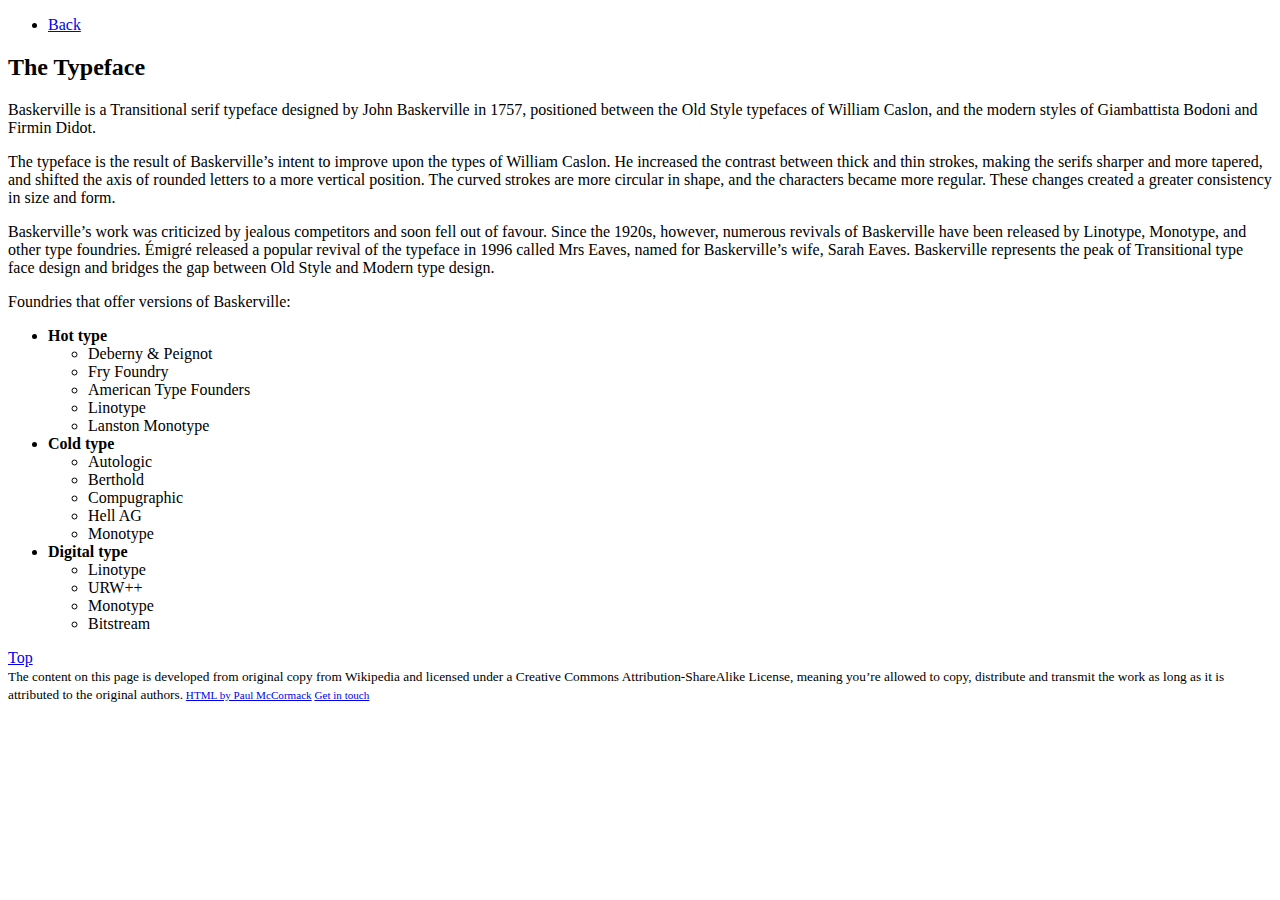
<file: the-typeface/index.html>
<!DOCTYPE html>
<html>
<head>
	<meta charset="utf-8" />
	<title>John Baskerville | The Typeface</title>
</head>

<body>
	<article id="top">

			
			<nav>
			    <ul>
                    <li><a href="../version-3.html">Back</a></li>

			    </ul>
			</nav>
		</header>
		

		
		<section>
			<h2 id="the-typeface">The Typeface</h2>
			
			<p>Baskerville is a Transitional serif typeface designed by John Baskerville in 1757, positioned between the Old Style typefaces of William Caslon, and the modern styles of Giambattista Bodoni and Firmin Didot.</p>
			
			<p>The typeface is the result of Baskerville’s intent to improve upon the types of William Caslon. He increased the contrast between thick and thin strokes, making the serifs sharper and more tapered, and shifted the axis of rounded letters to a more vertical position. The curved strokes are more circular in shape, and the characters became more regular. These changes created a greater consistency in size and form.</p>
			
			<p>Baskerville’s work was criticized by jealous competitors and soon fell out of favour. Since the 1920s, however, numerous revivals of Baskerville have been released by Linotype, Monotype, and other type foundries. Émigré released a popular revival of the typeface in 1996 called Mrs Eaves, named for Baskerville’s wife, Sarah Eaves. Baskerville represents the peak of Transitional type face design and bridges the gap between Old Style and Modern type design.</p>
			<p>Foundries that offer versions of Baskerville:</p>

            <ul>
                <li><strong>Hot type</strong>
                <ul>
                    <li>Deberny & Peignot</li>
                    <li>Fry Foundry</li>
                    <li>American Type Founders</li>
                    <li>Linotype</li>
                    <li>Lanston Monotype</li>
                </ul>
                </li>
                <li><strong>Cold type</strong>
                    <ul>
                        <li>Autologic</li>
                        <li>Berthold</li>
                        <li>Compugraphic</li>
                        <li>Hell AG</li>
                        <li>Monotype</li>
                    </ul>
                </li>
                <li><strong>Digital type</strong>
                    <ul>
                        <li>Linotype</li>
                        <li>URW++</li>
                        <li>Monotype</li>
                        <li>Bitstream</li>
                    </ul>
                </li>
            </ul>
			<footer>
			    <a href="#top">Top</a>
			</footer>
		</section>
		
		<footer>
			<small>The content on this page is developed from original copy from Wikipedia and licensed under a Creative Commons Attribution-ShareAlike License, meaning you’re allowed to copy, distribute and transmit the work as long as it is attributed to the original authors.<small>
			<a href="http://pixelpaper.github.io" title="View my personal Website">HTML by Paul McCormack</a>
			<a href="mailto:p.mccormack.ac.uk" title="Feel free to send me an email">Get in touch</a>
		</footer>
	</article>
</body>
</html>
</file>
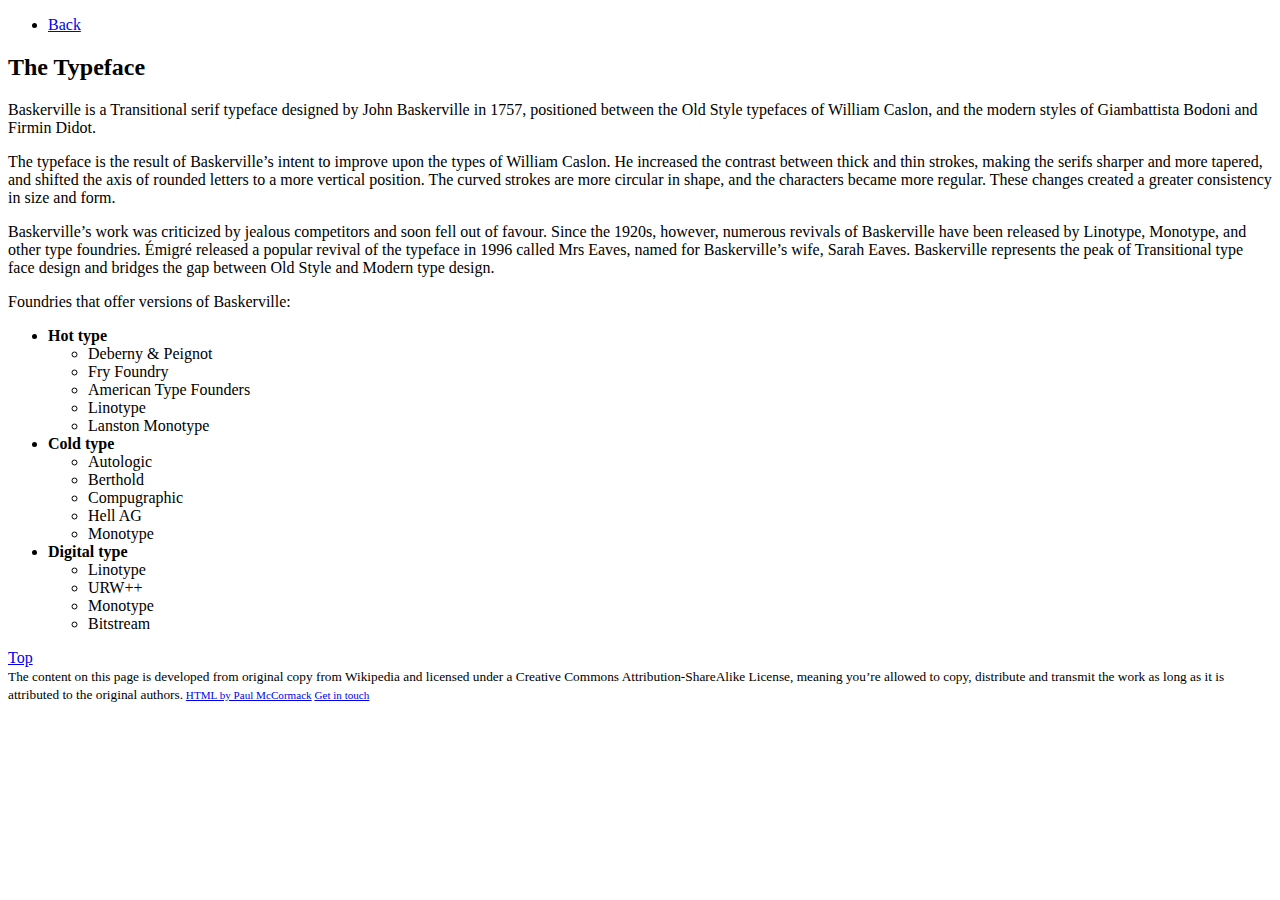
<file: typeface/index.html>
<!DOCTYPE html>
<html>
<head>
	<meta charset="utf-8" />
	<title>John Baskerville | The Typeface</title>
</head>

<body>
	<article id="top">

			
			<nav>
			    <ul>
                    <li><a href="../version-3.html">Back</a></li>

			    </ul>
			</nav>
		</header>
		

		
		<section>
			<h2>The Typeface</h2>
			
			<p>Baskerville is a Transitional serif typeface designed by John Baskerville in 1757, positioned between the Old Style typefaces of William Caslon, and the modern styles of Giambattista Bodoni and Firmin Didot.</p>
			
			<p>The typeface is the result of Baskerville’s intent to improve upon the types of William Caslon. He increased the contrast between thick and thin strokes, making the serifs sharper and more tapered, and shifted the axis of rounded letters to a more vertical position. The curved strokes are more circular in shape, and the characters became more regular. These changes created a greater consistency in size and form.</p>
			
			<p>Baskerville’s work was criticized by jealous competitors and soon fell out of favour. Since the 1920s, however, numerous revivals of Baskerville have been released by Linotype, Monotype, and other type foundries. Émigré released a popular revival of the typeface in 1996 called Mrs Eaves, named for Baskerville’s wife, Sarah Eaves. Baskerville represents the peak of Transitional type face design and bridges the gap between Old Style and Modern type design.</p>
			<p>Foundries that offer versions of Baskerville:</p>

            <ul>
                <li><strong>Hot type</strong>
                <ul>
                    <li>Deberny & Peignot</li>
                    <li>Fry Foundry</li>
                    <li>American Type Founders</li>
                    <li>Linotype</li>
                    <li>Lanston Monotype</li>
                </ul>
                </li>
                <li><strong>Cold type</strong>
                    <ul>
                        <li>Autologic</li>
                        <li>Berthold</li>
                        <li>Compugraphic</li>
                        <li>Hell AG</li>
                        <li>Monotype</li>
                    </ul>
                </li>
                <li><strong>Digital type</strong>
                    <ul>
                        <li>Linotype</li>
                        <li>URW++</li>
                        <li>Monotype</li>
                        <li>Bitstream</li>
                    </ul>
                </li>
            </ul>
			<footer>
			    <a href="#top">Top</a>
			</footer>
		</section>
		
		<footer>
			<small>The content on this page is developed from original copy from Wikipedia and licensed under a Creative Commons Attribution-ShareAlike License, meaning you’re allowed to copy, distribute and transmit the work as long as it is attributed to the original authors.<small>
			<a href="http://pixelpaper.github.io" title="View my personal Website">HTML by Paul McCormack</a>
			<a href="mailto:p.mccormack.ac.uk" title="Feel free to send me an email">Get in touch</a>
		</footer>
	</article>
</body>
</html>
</file>
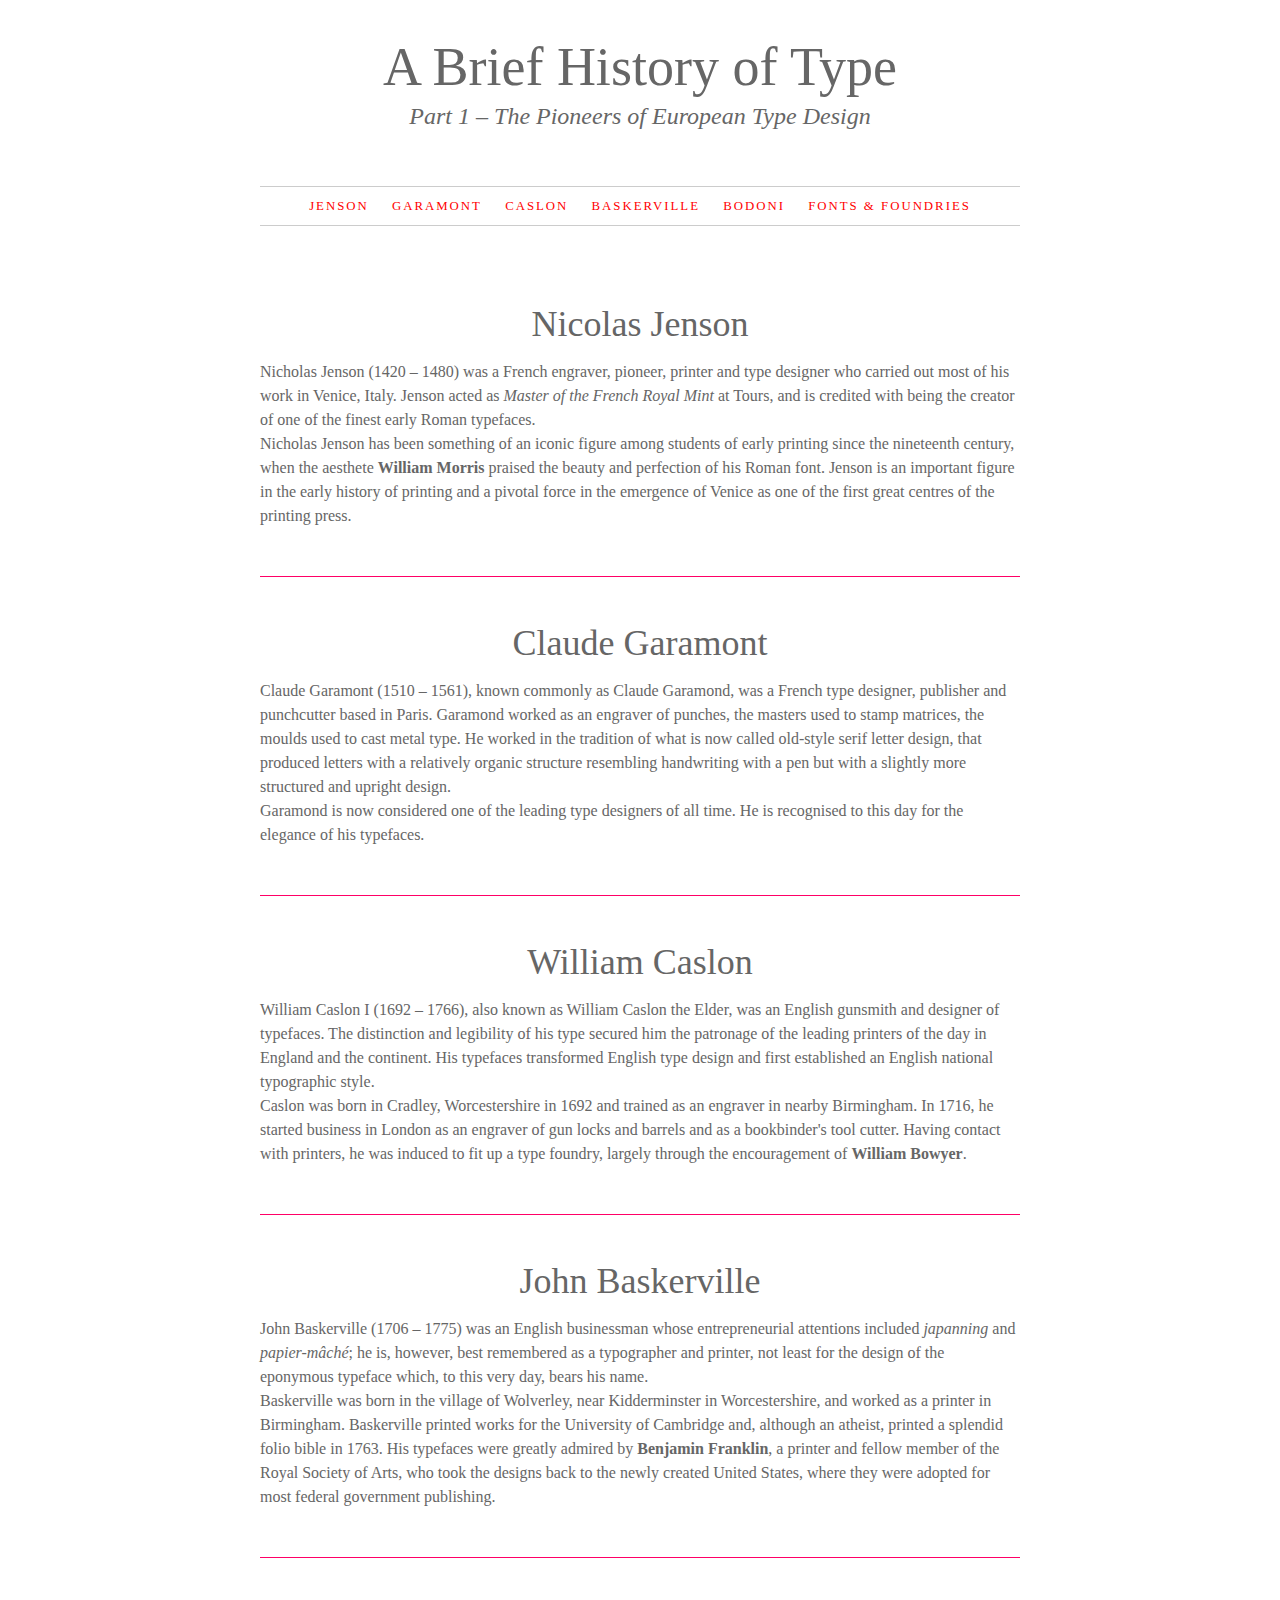
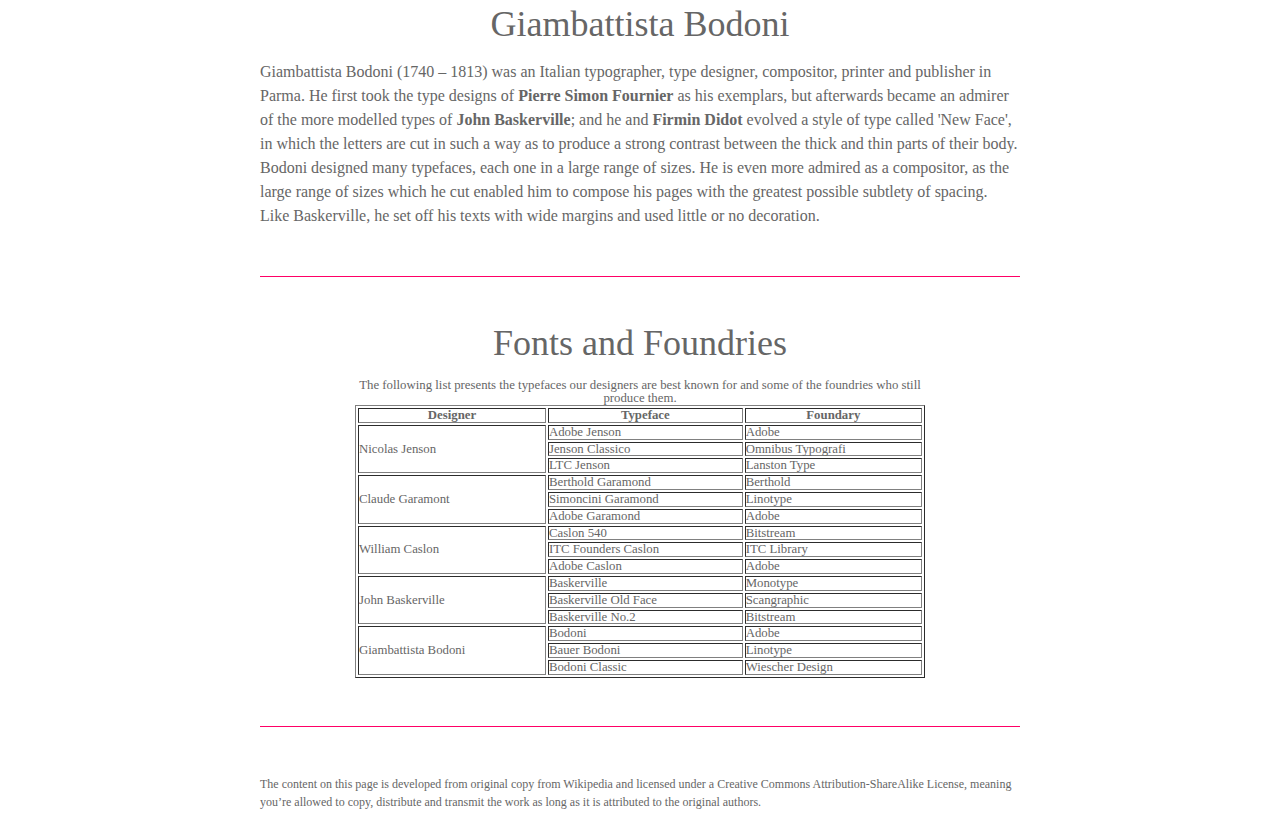
<file: homework/09/index.html>
<!-- The following outline the standard solition to this project -->

<!DOCTYPE html>
<html>
<head>
	<meta charset="utf-8" />
	<title>A Brief History of Type</title>
    
    <!---------------------- LINK CSS FILE TO PAGE ---------------------------------->
    <link href='style.css' type='text/css' rel='stylesheet' /> 
    
</head>

<body>
	<header>
      <hgroup>
        <h1>A Brief History of Type</h1>
        <h2>Part 1 – The Pioneers of European Type Design</h2>
       </hgroup>
        <nav>
        <ul>
            <li><a href="#jenson">Jenson</a></li>
            <li><a href="#garamont">Garamont</a></li>
            <li><a href="#caslon">Caslon</a></li>
            <li><a href="#baskerville">Baskerville</a></li>
            <li><a href="#bodoni">Bodoni</a></li>
            <li><a href="#fonts">Fonts & Foundries</a></li>
        </ul>
        </nav>
     </header>

 <article>
    <section>
        <h1 id="jenson">Nicolas Jenson</h1>

            <p>Nicholas Jenson (1420 – 1480) was a French engraver, pioneer, printer and type designer who carried out most of his work in Venice, Italy. Jenson acted as <i>Master of the French Royal Mint</i> at Tours, and is credited with being the creator of one of the finest early Roman typefaces.</p>

            <p>Nicholas Jenson has been something of an iconic figure among students of early printing since the nineteenth century, when the aesthete <b>William Morris</b> praised the beauty and perfection of his Roman font. Jenson is an important figure in the early history of printing and a pivotal force in the emergence of Venice as one of the first great centres of the printing press.</p>
    </section>
        <hr/>
    <section>
        <h1 id="garamont">Claude Garamont</h1>

            <p>Claude Garamont (1510 – 1561), known commonly as Claude Garamond, was a French type designer, publisher and punchcutter based in Paris. Garamond worked as an engraver of punches, the masters used to stamp matrices, the moulds used to cast metal type. He worked in the tradition of what is now called old-style serif letter design, that produced letters with a relatively organic structure resembling handwriting with a pen but with a slightly more structured and upright design.</p> 

<p>Garamond is now considered one of the leading type designers of all time. He is recognised to this day for the elegance of his typefaces.</p>
    </section>
        <hr/>
    <section>
        <h1 id="caslon">William Caslon</h1>

            <p>William Caslon I (1692 – 1766), also known as William Caslon the Elder, was an English gunsmith and designer of typefaces. The distinction and legibility of his type secured him the patronage of the leading printers of the day in England and the continent. His typefaces transformed English type design and first established an English national typographic style.</p>

            <p>Caslon was born in Cradley, Worcestershire in 1692 and trained as an engraver in nearby Birmingham. In 1716, he started business in London as an engraver of gun locks and barrels and as a bookbinder's tool cutter. Having contact with printers, he was induced to fit up a type foundry, largely through the encouragement of <b>William Bowyer</b>.</p>
    </section>
        <hr/>
    <section>
        <h1 id="baskerville">John Baskerville</h1>

            <p>John Baskerville (1706 – 1775) was an English businessman whose entrepreneurial attentions included <i>japanning</i> and <i>papier-mâché</i>; he is, however, best remembered as a typographer and printer, not least for the design of the eponymous typeface which, to this very day, bears his name.</p>

            <p>Baskerville was born in the village of Wolverley, near Kidderminster in Worcestershire, and worked as a printer in Birmingham. Baskerville printed works for the University of Cambridge and, although an atheist, printed a splendid folio bible in 1763. His typefaces were greatly admired by <b>Benjamin Franklin</b>, a printer and fellow member of the Royal Society of Arts, who took the designs back to the newly created United States, where they were adopted for most federal government publishing.</p>
    </section>
        <hr/>
    <section>
        <h1 id="bodoni">Giambattista Bodoni</h1>

            <p>Giambattista Bodoni (1740 – 1813) was an Italian typographer, type designer, compositor, printer and publisher in Parma. He first took the type designs of <b>Pierre Simon Fournier</b> as his exemplars, but afterwards became an admirer of the more modelled types of <b>John Baskerville</b>; and he and <b>Firmin Didot</b> evolved a style of type called 'New Face', in which the letters are cut in such a way as to produce a strong contrast between the thick and thin parts of their body.</p> 

            <p>Bodoni designed many typefaces, each one in a large range of sizes. He is even more admired as a compositor, as the large range of sizes which he cut enabled him to compose his pages with the greatest possible subtlety of spacing. Like Baskerville, he set off his texts with wide margins and used little or no decoration.</p>
    </section>
 
        <hr/>
    <section>
     <h1 id="fonts">Fonts and Foundries</h1>
        
        <table width="75%" border="1px">

            <caption>The following list presents the typefaces our designers are best known for and some of the foundries who still produce them.</caption>
            <tr>
                <th>Designer</th>
                <th>Typeface</th>
                <th>Foundary</th>
            </tr> 
                
            <tr>
                <td rowspan="3">Nicolas Jenson</td>
                <td>Adobe Jenson</td>
                <td>Adobe</td>
            </tr>  
            <tr>
                <td>Jenson Classico</td>
                <td>Omnibus Typografi</td>
            </tr>  
                 <tr>
                <td>LTC Jenson</td>
                <td>Lanston Type</td>
            </tr> 
                
             <tr>
                <td rowspan="3">Claude Garamont</td>
                <td>Berthold Garamond</td>
                <td>Berthold</td>
            </tr>  
            <tr>
                <td>Simoncini Garamond</td>
                <td>Linotype</td>
            </tr>  
                 <tr>
                <td>Adobe Garamond</td>
                <td>Adobe</td>
            </tr>
                    
                
            <tr>
                <td rowspan="3">William Caslon</td>
                <td>Caslon 540</td>
                <td>Bitstream</td>
            </tr>  
            <tr>
                <td>ITC Founders Caslon</td>
                <td>ITC Library</td>
            </tr>  
                 <tr>
                <td>Adobe Caslon</td>
                <td>Adobe</td>
            </tr>
                
            <tr>
                <td rowspan="3">John Baskerville</td>
                <td>Baskerville</td>
                <td>Monotype</td>
            </tr>  
            <tr>
                <td>Baskerville Old Face</td>
                <td>Scangraphic</td>
            </tr>  
                 <tr>
                <td>Baskerville No.2</td>
                <td>Bitstream</td>
            </tr>
            
            <tr>
                <td rowspan="3">Giambattista Bodoni</td>
                <td>Bodoni</td>
                <td>Adobe</td>
            </tr>  
            <tr>
                <td>Bauer Bodoni</td>
                <td>Linotype</td>
            </tr>  
                 <tr>
                <td>Bodoni Classic</td>
                <td>Wiescher Design</td>
            </tr>
 
</table>
        
        </section>
        
 </article>
     <hr/>
  <footer>
<!-- Footer content below -->
            <p><small>The content on this page is developed from original copy from Wikipedia and licensed under a Creative Commons Attribution-ShareAlike License, meaning you’re allowed to copy, distribute and transmit the work as long as it is attributed to the original authors.</small></p>
  </footer>
    
</body>
</html>
</file>
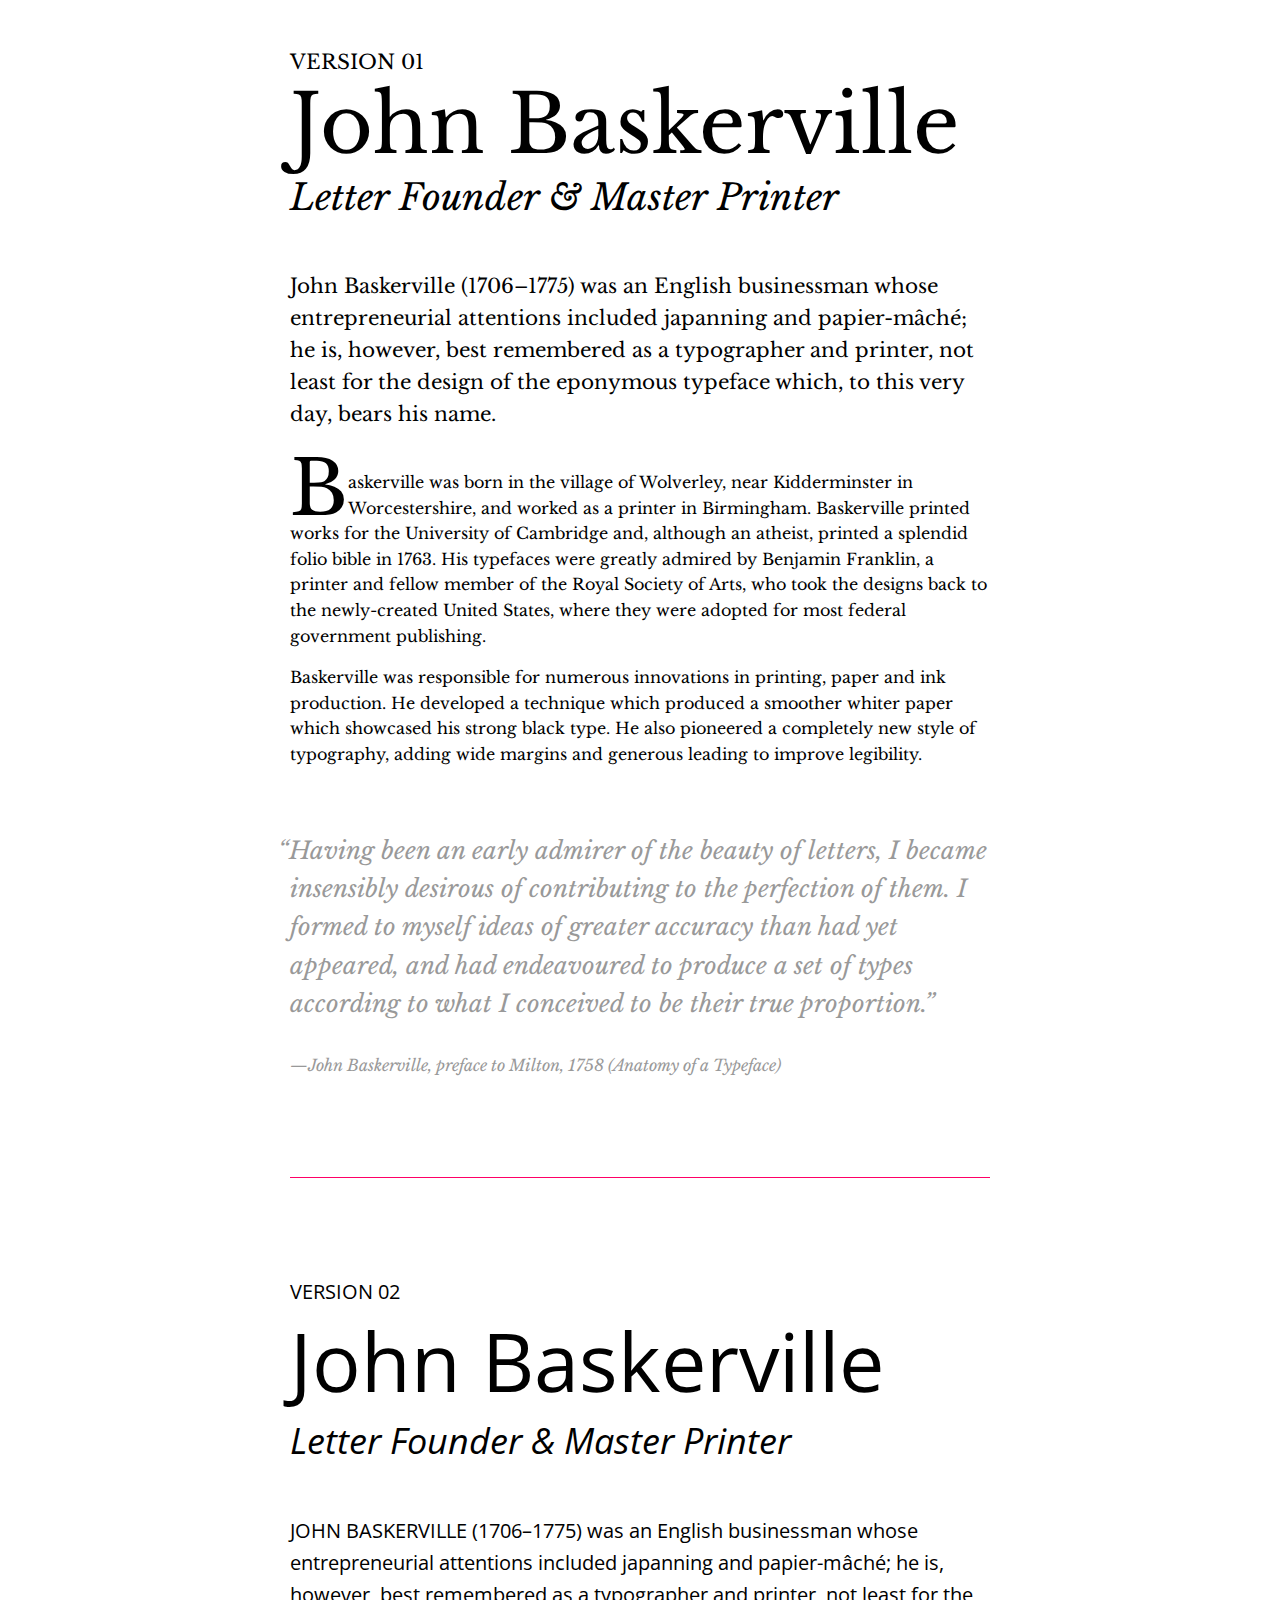
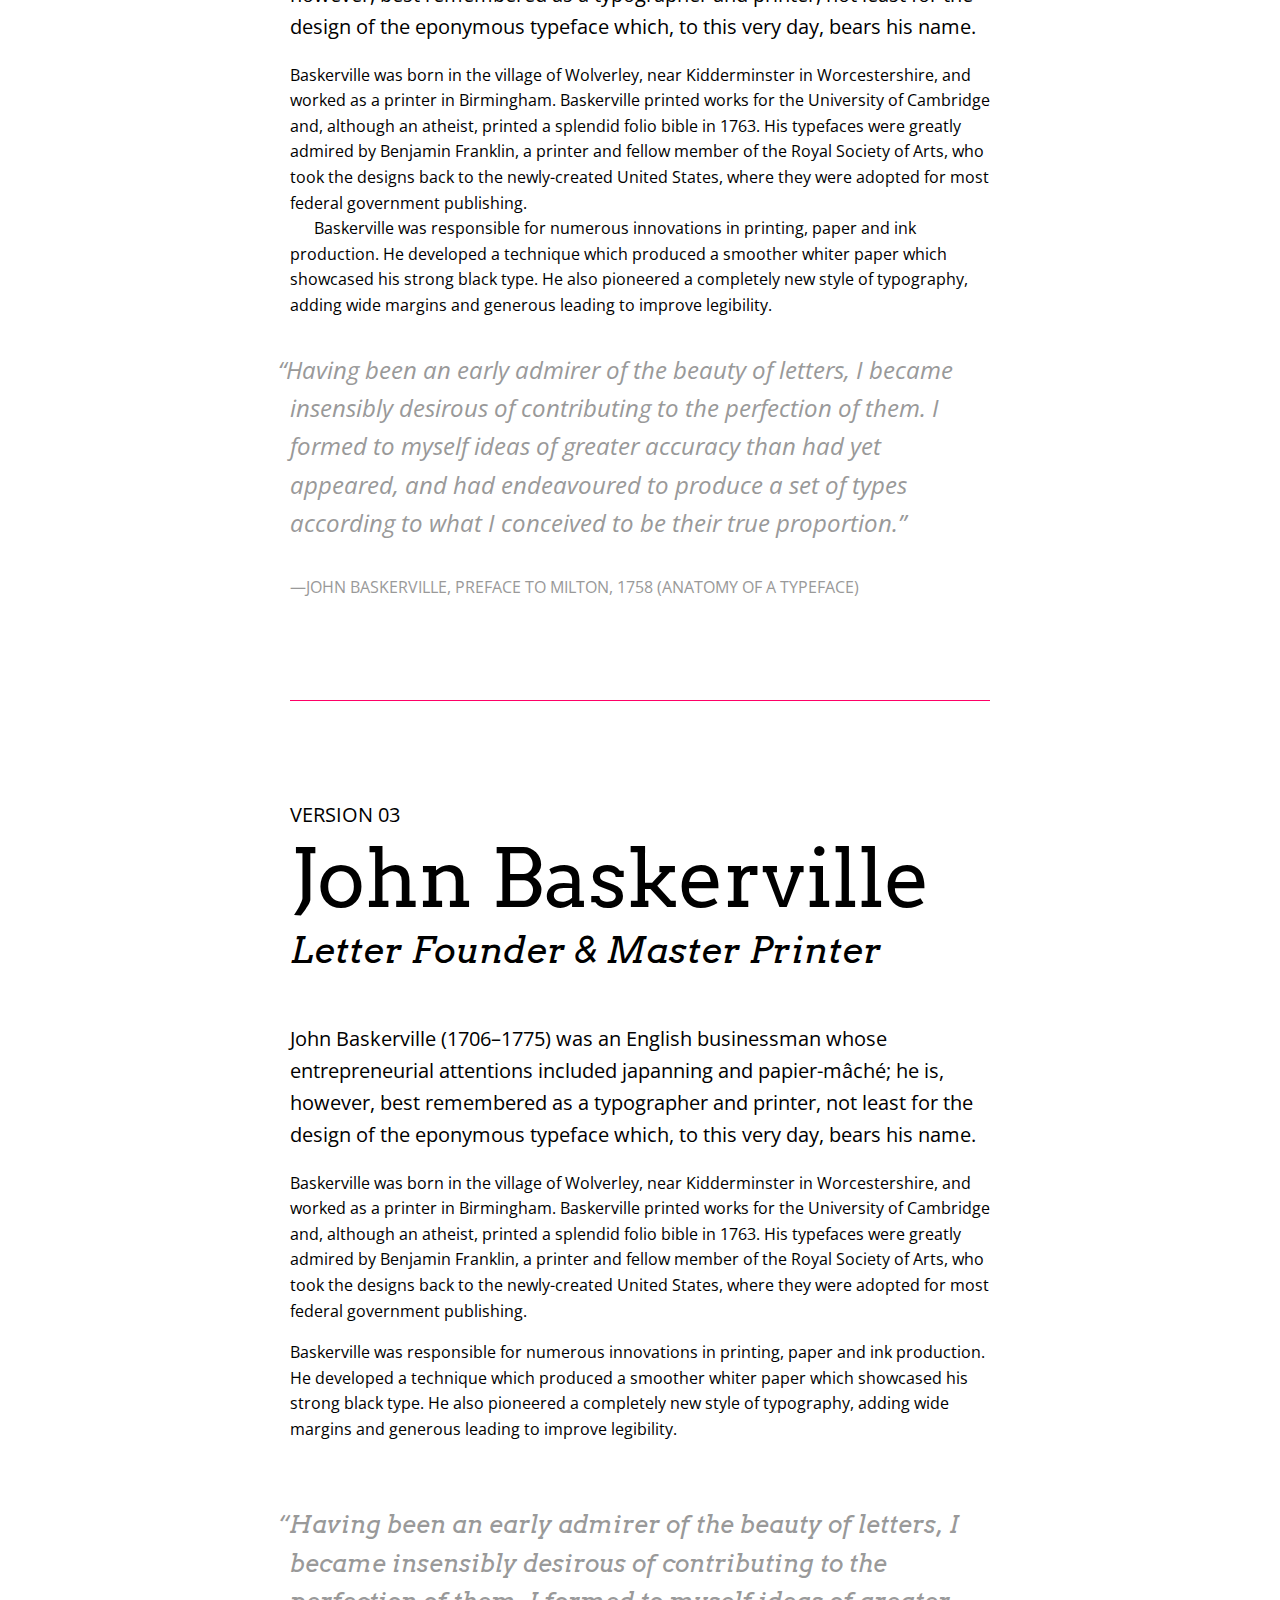
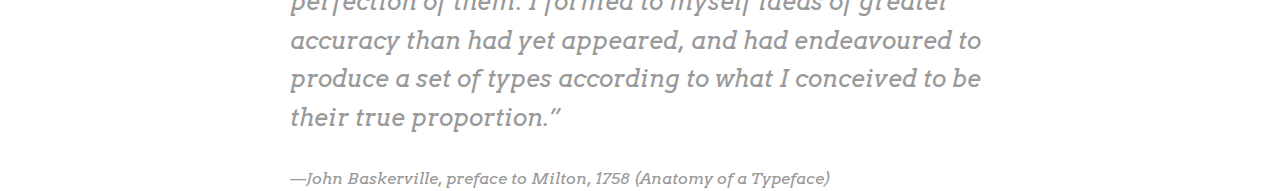
<file: exercss-1.html>
<!DOCTYPE html>
<html>
<head>
	<meta charset="utf-8" />
	<title>John Baskerville</title>
    
     <!-- ADDING GOOGLE FONT  -->
    <link href='https://fonts.googleapis.com/css?family=Libre+Baskerville:400,400italic,700' rel='stylesheet' type='text/css'>
    <link href='https://fonts.googleapis.com/css?family=Open+Sans:400,300,600,400italic,300italic' rel='stylesheet' type='text/css'>
    <link href='https://fonts.googleapis.com/css?family=Arvo:400,400italic' rel='stylesheet' type='text/css'>
    
    <!-- ADDING INTERNAL CSS  -->
    <style>
  
        body{
            max-width: 700px;
            margin: auto;
            padding: 0 30px;
            font-size: 100%;
            /* background: #f9f8e7 url(images/paper_fibers.png) */
            }
      
    /* ESTABLISHED TYPOGRAPHIC HIERARCHY USING TIM BROWN'S http://www.modularscale.com/ EXAMPLE HERE USING 1:5 SCALE   */ 
      
        h1, h2, h3 {
            margin: 0; 
            font-weight: normal;}
        
        p {line-height:   1.6em; }
        
        
        h1 {font-size: 5.063em; 
            }
        
        h2 {font-style: italic;
            font-size: 2.25em;
            padding-bottom: 30px}
        
        h3 {font-size: 1.25em;
        text-transform: uppercase;} 
        
        blockquote {
            margin: 0; 
            font-weight: normal;
            font-size: 1.5em;
            font-style: italic;
            padding: 1em 0 0 0;}
        
        blockquote p {
            color: #999;
            hanging-punctuation: first;
            text-indent: -0.5em; /* Change according to your font */
            }
        
       blockquote cite { color: #999; font-size: 0.667em; }
     
        .intro {font-size: 1.25em; /* padding-bottom: 1em; */}
        
        .dropcap {
		  float: left;
		  font-size: 4.7em;
		  line-height: .5em;
		  margin-right: 0px;}

        .version1 {padding-top: 50px;
            font-family: 'Libre Baskerville', serif;}
        
        .version1 .intro {padding-bottom: 1em; }
       
      .version2 {
            font-family: 'Open Sans', sans-serif;} 
        
        
        .introcaps {text-transform: uppercase;}
        
        .version2 cite {font-style: normal;
        text-transform: uppercase;}
        
        .version2 p+p+p {text-indent:1.5em;
                        }
        
         .version2 p+p {margin-bottom: -1em;}
  
        .version3 {font-family: 'Open Sans', sans-serif;}
      
        .version3 h1 {font-family: 'Arvo', serif;} 
        .version3 h2 {font-family: 'Arvo', serif;}     

        .version3 blockquote {font-family: 'Arvo', serif;}

      hr {
            margin: 100px 0;
           height: 1px;    
           background-color:#FF0066;
            color:#FF0066;
            border: 0 none;
        }
        
    </style>
    
</head>
    
<body>
<article>
    <section class="version1">
    <h3>Version 01</h3>
    <h1>John Baskerville</h1>
    <h2>Letter Founder &amp; Master Printer</h2>
    
    	<p class="intro">John Baskerville (1706–1775) was an English businessman whose entrepreneurial attentions included japanning and papier-mâché; he is, however, best remembered as a typographer and printer, not least for the design of the eponymous typeface which, to this very day, bears his name.</p>
		
			<p><span class="dropcap">B</span>askerville was born in the village of Wolverley, near Kidderminster in Worcestershire, and worked as a printer in Birmingham. Baskerville printed works for the University of Cambridge and, although an atheist, printed a splendid folio bible in 1763. His typefaces were greatly admired by Benjamin Franklin, a printer and fellow member of the Royal Society of Arts, who took the designs back to the newly-created United States, where they were adopted for most federal government publishing.</p>
        
                   <p>Baskerville was responsible for numerous innovations in printing, paper and ink production. He developed a technique which produced a smoother whiter paper which showcased his strong black type. He also pioneered a completely new style of typography, adding wide margins and generous leading to improve legibility.</p>
			
			<blockquote>
				<p>&ldquo;Having been an early admirer of the beauty of letters, I became insensibly desirous of contributing to the perfection of them. I formed to myself ideas of greater accuracy than had yet appeared, and had endeavoured to produce a set of types according to what I conceived to be their true proportion.&rdquo;</p>
					<cite>—John Baskerville, preface to Milton, 1758 (Anatomy of a Typeface)</cite>
			</blockquote>
        </section>
    
    
    <hr/>
    
    <!-------------------- VERSION 2 ------------------>
    
    <section class="version2">
    <h3>Version 02</h3>
    <h1>John Baskerville</h1>
    <h2>Letter Founder & Master Printer</h2>
    
    	<p class="intro"><span class="introcaps">John Baskerville</span> (1706–1775) was an English businessman whose entrepreneurial attentions included japanning and papier-mâché; he is, however, best remembered as a typographer and printer, not least for the design of the eponymous typeface which, to this very day, bears his name.</p>
		
			<p>Baskerville was born in the village of Wolverley, near Kidderminster in Worcestershire, and worked as a printer in Birmingham. Baskerville printed works for the University of Cambridge and, although an atheist, printed a splendid folio bible in 1763. His typefaces were greatly admired by Benjamin Franklin, a printer and fellow member of the Royal Society of Arts, who took the designs back to the newly-created United States, where they were adopted for most federal government publishing.</p>
        
                   <p>Baskerville was responsible for numerous innovations in printing, paper and ink production. He developed a technique which produced a smoother whiter paper which showcased his strong black type. He also pioneered a completely new style of typography, adding wide margins and generous leading to improve legibility.</p>
			
			<blockquote>
				<p>“Having been an early admirer of the beauty of letters, I became insensibly desirous of contributing to the perfection of them. I formed to myself ideas of greater accuracy than had yet appeared, and had endeavoured to produce a set of types according to what I conceived to be their true proportion.”</p>
					<cite>—John Baskerville, preface to Milton, 1758 (Anatomy of a Typeface)</cite>
			</blockquote>
        </section>
    
    <hr/>
    
        <section class="version3">
    <h3>Version 03</h3>
    <h1>John Baskerville</h1>
    <h2>Letter Founder & Master Printer</h2>
    
    		<p class="intro">John Baskerville (1706–1775) was an English businessman whose entrepreneurial attentions included japanning and papier-mâché; he is, however, best remembered as a typographer and printer, not least for the design of the eponymous typeface which, to this very day, bears his name.</p>
		
			<p>Baskerville was born in the village of Wolverley, near Kidderminster in Worcestershire, and worked as a printer in Birmingham. Baskerville printed works for the University of Cambridge and, although an atheist, printed a splendid folio bible in 1763. His typefaces were greatly admired by Benjamin Franklin, a printer and fellow member of the Royal Society of Arts, who took the designs back to the newly-created United States, where they were adopted for most federal government publishing.</p>
        
                   <p>Baskerville was responsible for numerous innovations in printing, paper and ink production. He developed a technique which produced a smoother whiter paper which showcased his strong black type. He also pioneered a completely new style of typography, adding wide margins and generous leading to improve legibility.</p>
			
			<blockquote>
				<p>“Having been an early admirer of the beauty of letters, I became insensibly desirous of contributing to the perfection of them. I formed to myself ideas of greater accuracy than had yet appeared, and had endeavoured to produce a set of types according to what I conceived to be their true proportion.”</p>
					<cite>—John Baskerville, preface to Milton, 1758 (Anatomy of a Typeface)</cite>
			</blockquote>
        </section>

</article>
</body>
</html>
</file>
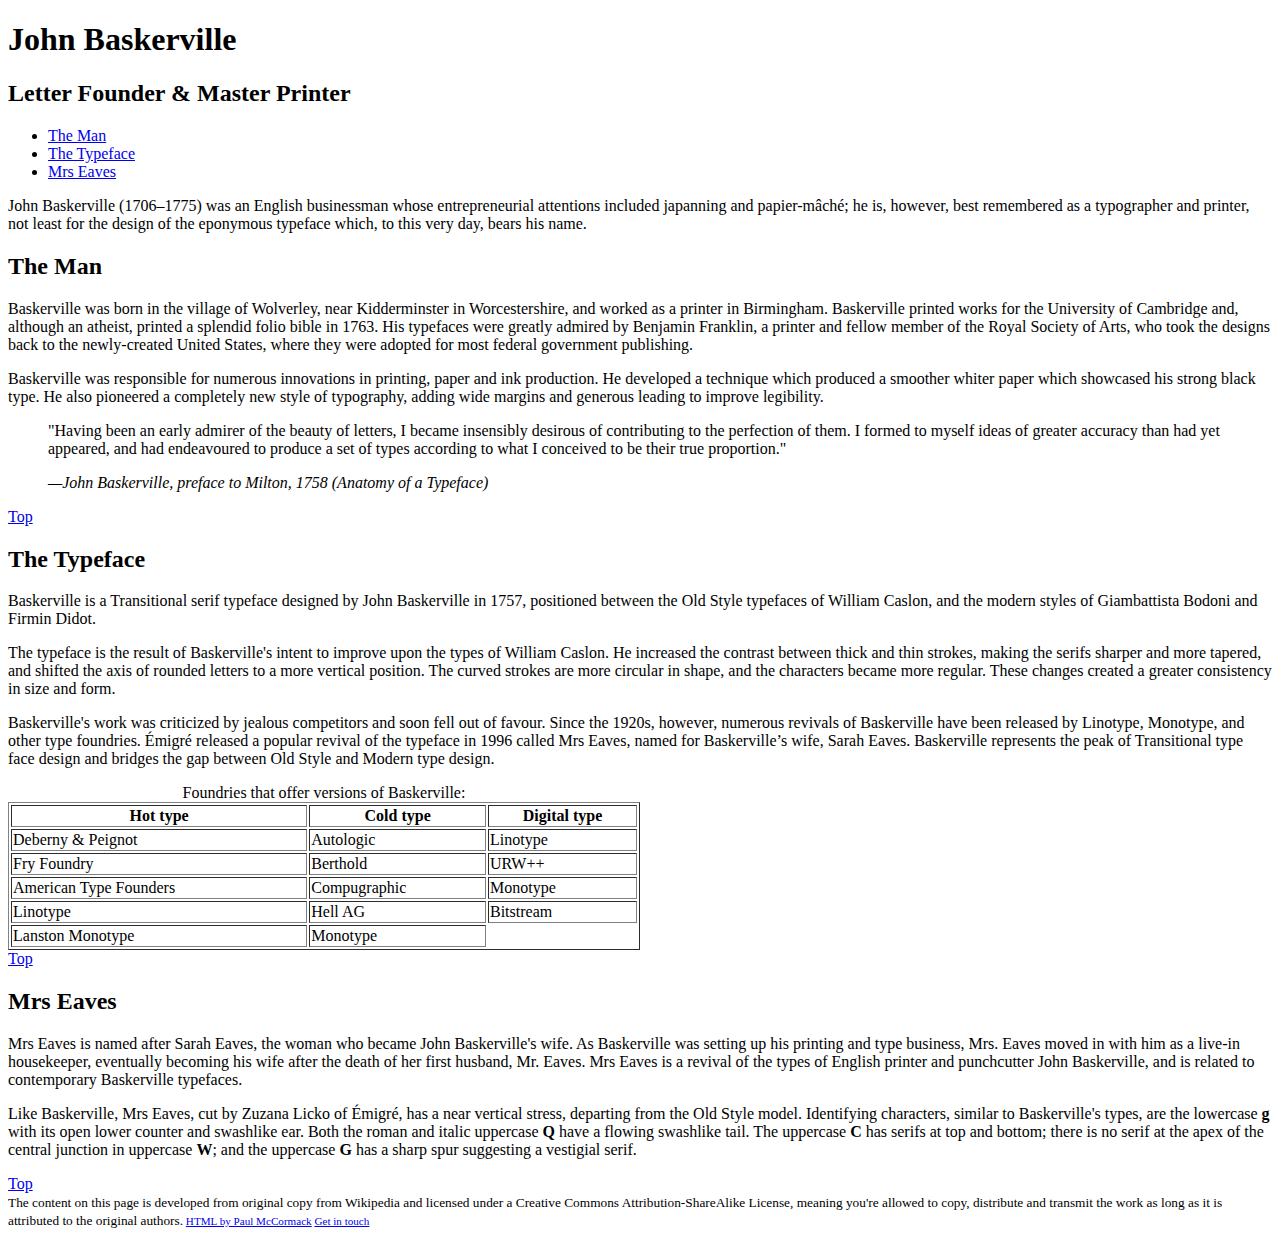
<file: hierarchy-1.html>
<!DOCTYPE html>
<html>
<head>
	<meta charset="utf-8" />
	<title>John Baskerville</title>
    
        <link href='http://fonts.googleapis.com/css?family=Libre+Baskerville:400,700,400italic' rel='stylesheet' type='text/css'>
   
</head>

<body>
	<article id="top">
		<header>
		    <hgroup>
                <h1>John Baskerville</h1>
                <h2>Letter Founder & Master Printer</h2>
			</hgroup>
			
			<nav>
			    <ul>
                    <li><a href="#the-man">The Man</a></li>
                    <li><a href="#the-typeface">The Typeface</a></li>
                    <li><a href="#mrs-eaves">Mrs Eaves</a></li>
			    </ul>
			</nav>
		</header> 
		
		<section>
            
			<p>John Baskerville (1706–1775) was an English businessman whose entrepreneurial attentions included japanning and papier-mâché; he is, however, best remembered as a typographer and printer, not least for the design of the eponymous typeface which, to this very day, bears his name.</p>
		</section>
        
<!-- ADDING SECTION ON **THE MAN** -->        
		
		<section>
			<h2 id="the-man">The Man</h2>
            
			<p>Baskerville was born in the village of Wolverley, near Kidderminster in Worcestershire, and worked as a printer in Birmingham. Baskerville printed works for the University of Cambridge and, although an atheist, printed a splendid folio bible in 1763. His typefaces were greatly admired by Benjamin Franklin, a printer and fellow member of the Royal Society of Arts, who took the designs back to the newly-created United States, where they were adopted for most federal government publishing.</p>
			
			<p>Baskerville was responsible for numerous innovations in printing, paper and ink production. He developed a technique which produced a smoother whiter paper which showcased his strong black type. He also pioneered a completely new style of typography, adding wide margins and generous leading to improve legibility.</p>
			
			<blockquote>
				<p>"Having been an early admirer of the beauty of letters, I became insensibly desirous of contributing to the perfection of them. I formed to myself ideas of greater accuracy than had yet appeared, and had endeavoured to produce a set of types according to what I conceived to be their true proportion."</p>
					<cite>—John Baskerville, preface to Milton, 1758 (Anatomy of a Typeface)</cite>
			
			</blockquote>
			 <a href="#top">Top</a>
			
		</section>
        
<!-- ADDING SECTION TITLES **THE TYPEFACE** -->
		
		<section>
			<h2 id="the-typeface">The Typeface</h2>
			
			<p>Baskerville is a Transitional serif typeface designed by John Baskerville in 1757, positioned between the Old Style typefaces of William Caslon, and the modern styles of Giambattista Bodoni and Firmin Didot.</p>
			
			<p>The typeface is the result of Baskerville's intent to improve upon the types of William Caslon. He increased the contrast between thick and thin strokes, making the serifs sharper and more tapered, and shifted the axis of rounded letters to a more vertical position. The curved strokes are more circular in shape, and the characters became more regular. These changes created a greater consistency in size and form.</p>
			
			<p>Baskerville's work was criticized by jealous competitors and soon fell out of favour. Since the 1920s, however, numerous revivals of Baskerville have been released by Linotype, Monotype, and other type foundries. Émigré released a popular revival of the typeface in 1996 called Mrs Eaves, named for Baskerville’s wife, Sarah Eaves. Baskerville represents the peak of Transitional type face design and bridges the gap between Old Style and Modern type design.</p>
            
            
            <table border="1" width="50%">
        <!--The USE OF BORDER IS NOT RECOMMENDED AS IT IS BEING DEPRECIATED ACROSS BROWSERS. IT IS ONLY USED HERE TO SHOW THE BORDER STRUCTURE. THE TABLE WILL BE RESTYLED (PROPERLY) IN CSS AT A LATER STAGE-->
                <!-- THE APPLICATION OF WIDTH IS NOT RECOMMENDED HERE. IT IS ONLY BEING USED TO HELP CLARIFY THE STRUCTURE OF THE TABLE. -->
            <caption>Foundries that offer versions of Baskerville:</caption>
            <tr>
                <th>Hot type</th>
                <th>Cold type</th>
                <th>Digital type</th>
            </tr>    
            <tr>
                <td>Deberny & Peignot</td>
                <td>Autologic</td>
                <td>Linotype</td>
            </tr>  
                  <tr>
                <td>Fry Foundry</td>
                <td>Berthold</td>
                <td>URW++</td>
            </tr> 
                  <tr>
                <td>American Type Founders</td>
                <td>Compugraphic</td>
                <td>Monotype
 </td>
            </tr> 
                  <tr>
                <td>Linotype</td>
                <td>Hell AG</td>
                <td>Bitstream</td>
            </tr> 
            <tr>
                <td>Lanston Monotype</td>
                <td>Monotype</td>
            </tr> 
            
            </table>
            
			

			    <a href="#top">Top</a>

		</section>
        
<!-- ADDING SECTION TITLES **MRS EAVES** -->
		
		<section>
			<h2 id="mrs-eaves">Mrs Eaves</h2>
                        
			<p>Mrs Eaves is named after Sarah Eaves, the woman who became John Baskerville's wife. As Baskerville was setting up his printing and type business, Mrs. Eaves moved in with him as a live-in housekeeper, eventually becoming his wife after the death of her first husband, Mr. Eaves. Mrs Eaves is a revival of the types of English printer and punchcutter John Baskerville, and is related to contemporary Baskerville typefaces.</p>
			
			<p>Like Baskerville, Mrs Eaves, cut by Zuzana Licko of Émigré, has a near vertical stress, departing from the Old Style model. Identifying characters, similar to Baskerville's types, are the lowercase <b>g</b> with its open lower counter and swashlike ear. Both the roman and italic uppercase <b>Q</b> have a flowing swashlike tail. The uppercase <b>C</b> has serifs at top and bottom; there is no serif at the apex of the central junction in uppercase <b>W</b>; and the uppercase <b>G</b> has a sharp spur suggesting a vestigial serif.</p>
            

<!-- ADDING FOOTER -->
            
<!-- <footer> DO WE NEED A FOOTER AT THE BOTTOM OF EACH SECTION?	-->
			    <a href="#top">Top</a>
		<!-- </footer> -->
		</section>
		
		<footer>
			<small>The content on this page is developed from original copy from Wikipedia and licensed under a Creative Commons Attribution-ShareAlike License, meaning you're allowed to copy, distribute and transmit the work as long as it is attributed to the original authors.<small>
			<a href="http://eleventhirty.co" title="View my personal Website">HTML by Paul McCormack</a>
			<a href="mailto:p.mccormack.ac.uk" title="Feel free to send me an email">Get in touch</a>
		</footer>
	</article>
</body>
</html>
</file>
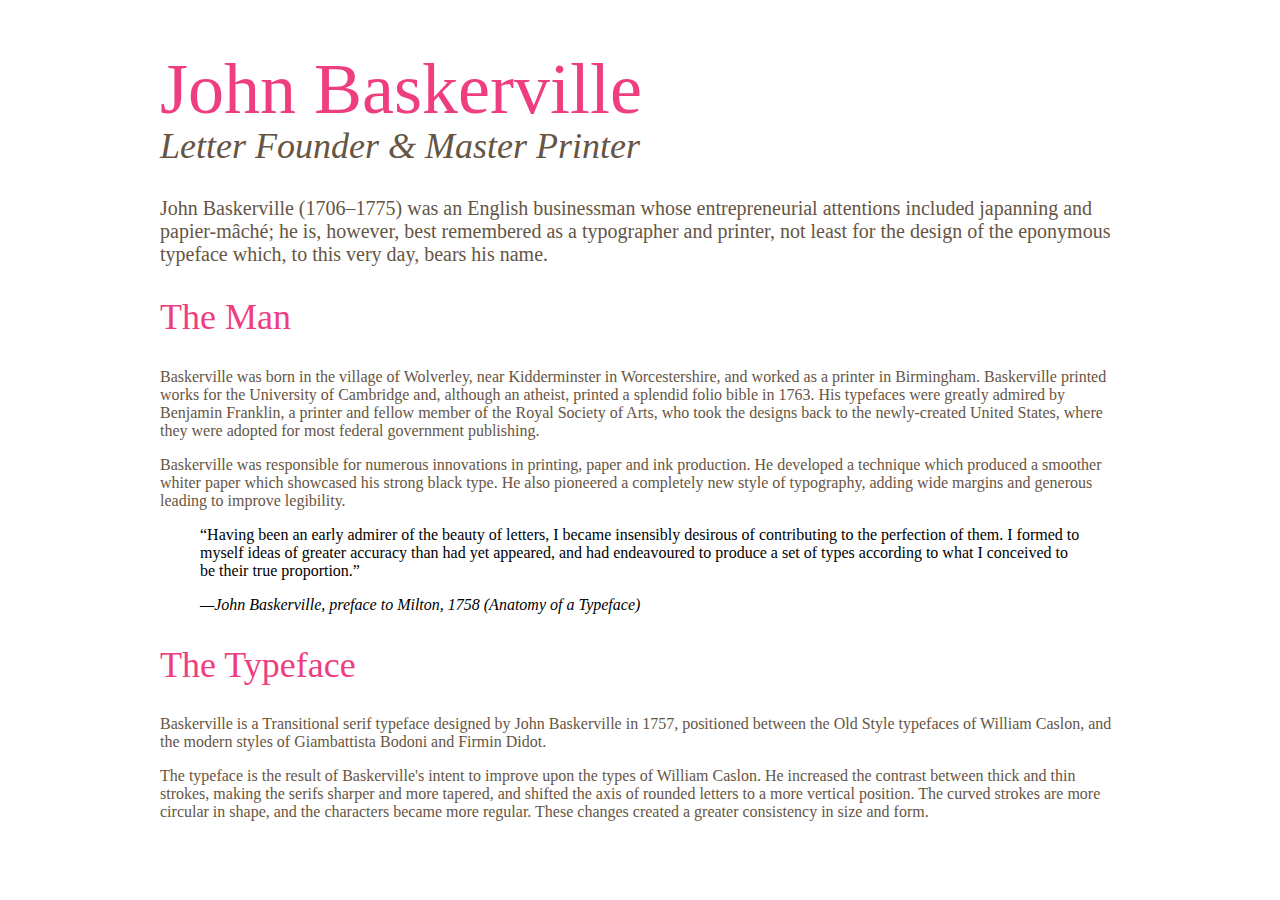
<file: hierarchy.html>
<!DOCTYPE html>
<html>
<head>
	<meta charset="utf-8" />
	<title>John Baskerville</title>
    
     <!-- ADDING GOOGLE FONT  -->

    
    <!-- ADDING INTERNAL CSS  -->
    <style>
        
      body {margin:auto;width:75%;font-family: Georgia serif;color:#665544;}h1,h2{font-weight:normal;color:#ee3e80;}h1{font-size:4.5em; margin-bottom:-.5em}h2{font-size:2.25em} header h2{color:#665544;font-style:italic}.intro{font-size: 1.25em}
        
        blockquote {
            color: #000;
     
        }        
        
    </style>
    
</head>
    
<body>
    <article id="top">
		<header>
    <h1>John Baskerville</h1>
    <h2>Letter Founder & Master Printer</h2>
    
    	<p class="intro">John Baskerville (1706–1775) was an English businessman whose entrepreneurial attentions included japanning and papier-mâché; he is, however, best remembered as a typographer and printer, not least for the design of the eponymous typeface which, to this very day, bears his name.</p>
		
        </header>
        
<!-- ADDING SECTION ON **THE MAN** -->        
		
		<section>
			<h2 id="the-man">The Man</h2>
            
			<p>Baskerville was born in the village of Wolverley, near Kidderminster in Worcestershire, and worked as a printer in Birmingham. Baskerville printed works for the University of Cambridge and, although an atheist, printed a splendid folio bible in 1763. His typefaces were greatly admired by Benjamin Franklin, a printer and fellow member of the Royal Society of Arts, who took the designs back to the newly-created United States, where they were adopted for most federal government publishing.</p>
            
            <p>Baskerville was responsible for numerous innovations in printing, paper and ink production. He developed a technique which produced a smoother whiter paper which showcased his strong black type. He also pioneered a completely new style of typography, adding wide margins and generous leading to improve legibility.</p>
			
			<blockquote>
				<p>&ldquo;Having been an early admirer of the beauty of letters, I became insensibly desirous of contributing to the perfection of them. I formed to myself ideas of greater accuracy than had yet appeared, and had endeavoured to produce a set of types according to what I conceived to be their true proportion.&rdquo;</p>
					<cite>—John Baskerville, preface to Milton, 1758 (Anatomy of a Typeface)</cite>
			
			</blockquote>
            
            			<h2 id="the-typeface">The Typeface</h2>
			
			<p>Baskerville is a Transitional serif typeface designed by John Baskerville in 1757, positioned between the Old Style typefaces of William Caslon, and the modern styles of Giambattista Bodoni and Firmin Didot.</p>
			
			<p>The typeface is the result of Baskerville's intent to improve upon the types of William Caslon. He increased the contrast between thick and thin strokes, making the serifs sharper and more tapered, and shifted the axis of rounded letters to a more vertical position. The curved strokes are more circular in shape, and the characters became more regular. These changes created a greater consistency in size and form.</p>
            
        </section>
            

</article>

</body>

</html>
</file>
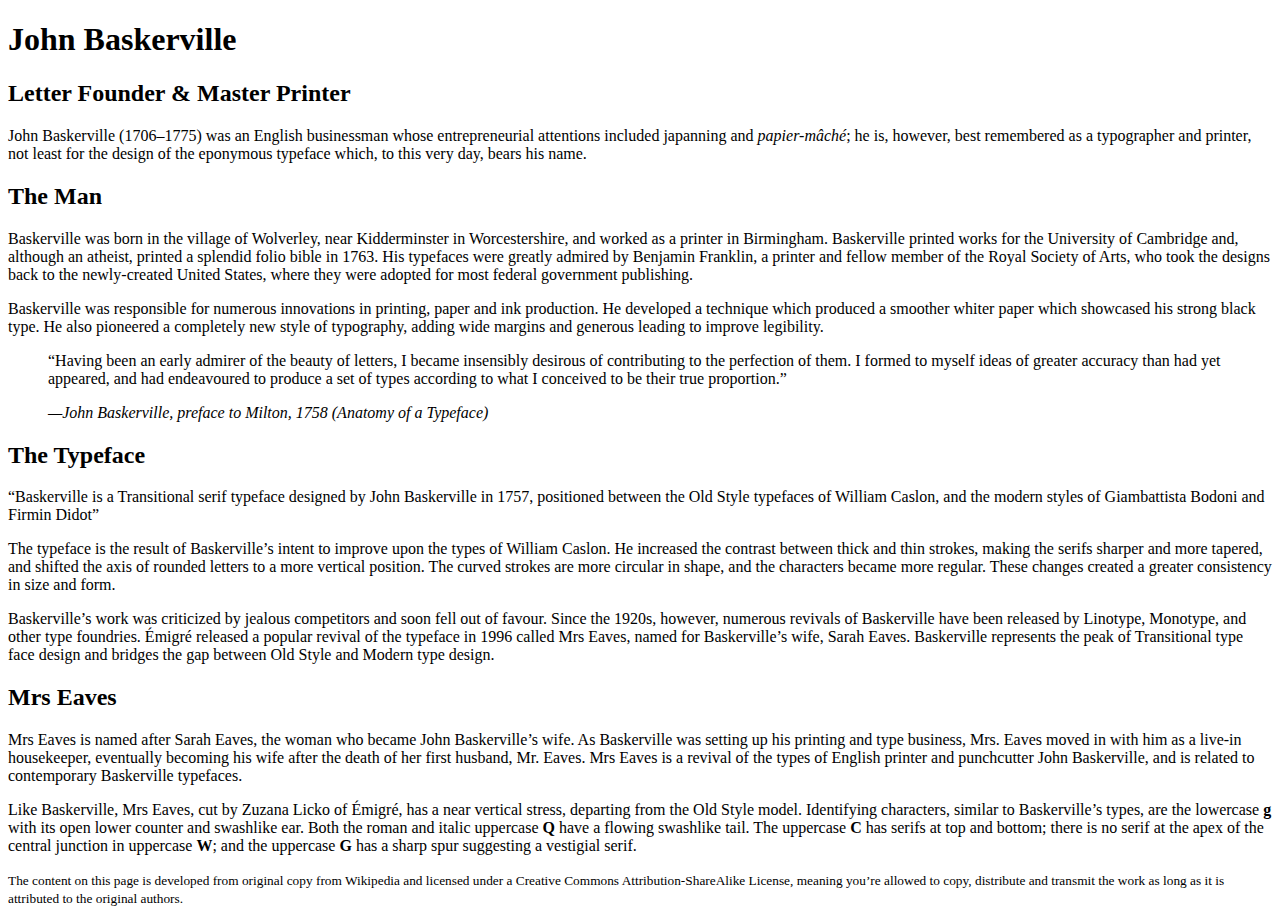
<file: version-1.html>
<!DOCTYPE html>
<html>
<head>
	<meta charset="utf-8" />
	<title>John Baskerville</title>
</head>

<body>
	<article>
		<header>
		    <h1>John Baskerville</h1>
			<h2>Letter Founder & Master Printer</h2>
		</header>
		
		<section>
            <p>John Baskerville (1706–1775) was an English businessman whose entrepreneurial attentions included japanning and <i>papier-mâché</i>; he is, however, best remembered as a typographer and printer, not least for the design of the eponymous typeface which, to this very day, bears his name.</p>
		</section>
		
		<section>
			<h2>The Man</h2>
			<p>Baskerville was born in the village of Wolverley, near Kidderminster in Worcestershire, and worked as a printer in Birmingham. Baskerville printed works for the University of Cambridge and, although an atheist, printed a splendid folio bible in 1763. His typefaces were greatly admired by Benjamin Franklin, a printer and fellow member of the Royal Society of Arts, who took the designs back to the newly-created United States, where they were adopted for most federal government publishing.</p>
			
			<p>Baskerville was responsible for numerous innovations in printing, paper and ink production. He developed a technique which produced a smoother whiter paper which showcased his strong black type. He also pioneered a completely new style of typography, adding wide margins and generous leading to improve legibility.</p>
			
			<blockquote>
				<p>“Having been an early admirer of the beauty of letters, I became insensibly desirous of contributing to the perfection of them. I formed to myself ideas of greater accuracy than had yet appeared, and had endeavoured to produce a set of types according to what I conceived to be their true proportion.”</p>
				
				<footer>
					<cite>—John Baskerville, preface to Milton, 1758 (Anatomy of a Typeface)</cite>
				</footer>
			</blockquote>
		</section>
		
		<section>
			<h2>The Typeface</h2>
			
			<p>“Baskerville is a Transitional serif typeface designed by John Baskerville in 1757, positioned between the Old Style typefaces of William Caslon, and the modern styles of Giambattista Bodoni and Firmin Didot”</p>
			
			<p>The typeface is the result of Baskerville’s intent to improve upon the types of William Caslon. He increased the contrast between thick and thin strokes, making the serifs sharper and more tapered, and shifted the axis of rounded letters to a more vertical position. The curved strokes are more circular in shape, and the characters became more regular. These changes created a greater consistency in size and form.</p>
			
			<p>Baskerville’s work was criticized by jealous competitors and soon fell out of favour. Since the 1920s, however, numerous revivals of Baskerville have been released by Linotype, Monotype, and other type foundries. Émigré released a popular revival of the typeface in 1996 called Mrs Eaves, named for Baskerville’s wife, Sarah Eaves. Baskerville represents the peak of Transitional type face design and bridges the gap between Old Style and Modern type design.</p>
		</section>
		
		<section>
			<h2>Mrs Eaves</h2>
			
			<p>Mrs Eaves is named after Sarah Eaves, the woman who became John Baskerville’s wife. As Baskerville was setting up his printing and type business, Mrs. Eaves moved in with him as a live-in housekeeper, eventually becoming his wife after the death of her first husband, Mr. Eaves. Mrs Eaves is a revival of the types of English printer and punchcutter John Baskerville, and is related to contemporary Baskerville typefaces.</p>
			
			<p>Like Baskerville, Mrs Eaves, cut by Zuzana Licko of Émigré, has a near vertical stress, departing from the Old Style model. Identifying characters, similar to Baskerville’s types, are the lowercase <b>g</b> with its open lower counter and swashlike ear. Both the roman and italic uppercase <b>Q</b> have a flowing swashlike tail. The uppercase <b>C</b> has serifs at top and bottom; there is no serif at the apex of the central junction in uppercase <b>W</b>; and the uppercase <b>G</b> has a sharp spur suggesting a vestigial serif.</p>
		</section>
		
		<footer>
            <p><small>The content on this page is developed from original copy from Wikipedia and licensed under a Creative Commons Attribution-ShareAlike License, meaning you’re allowed to copy, distribute and transmit the work as long as it is attributed to the original authors.</small></p>
		</footer>
	</article>
</body>
</html>
</file>
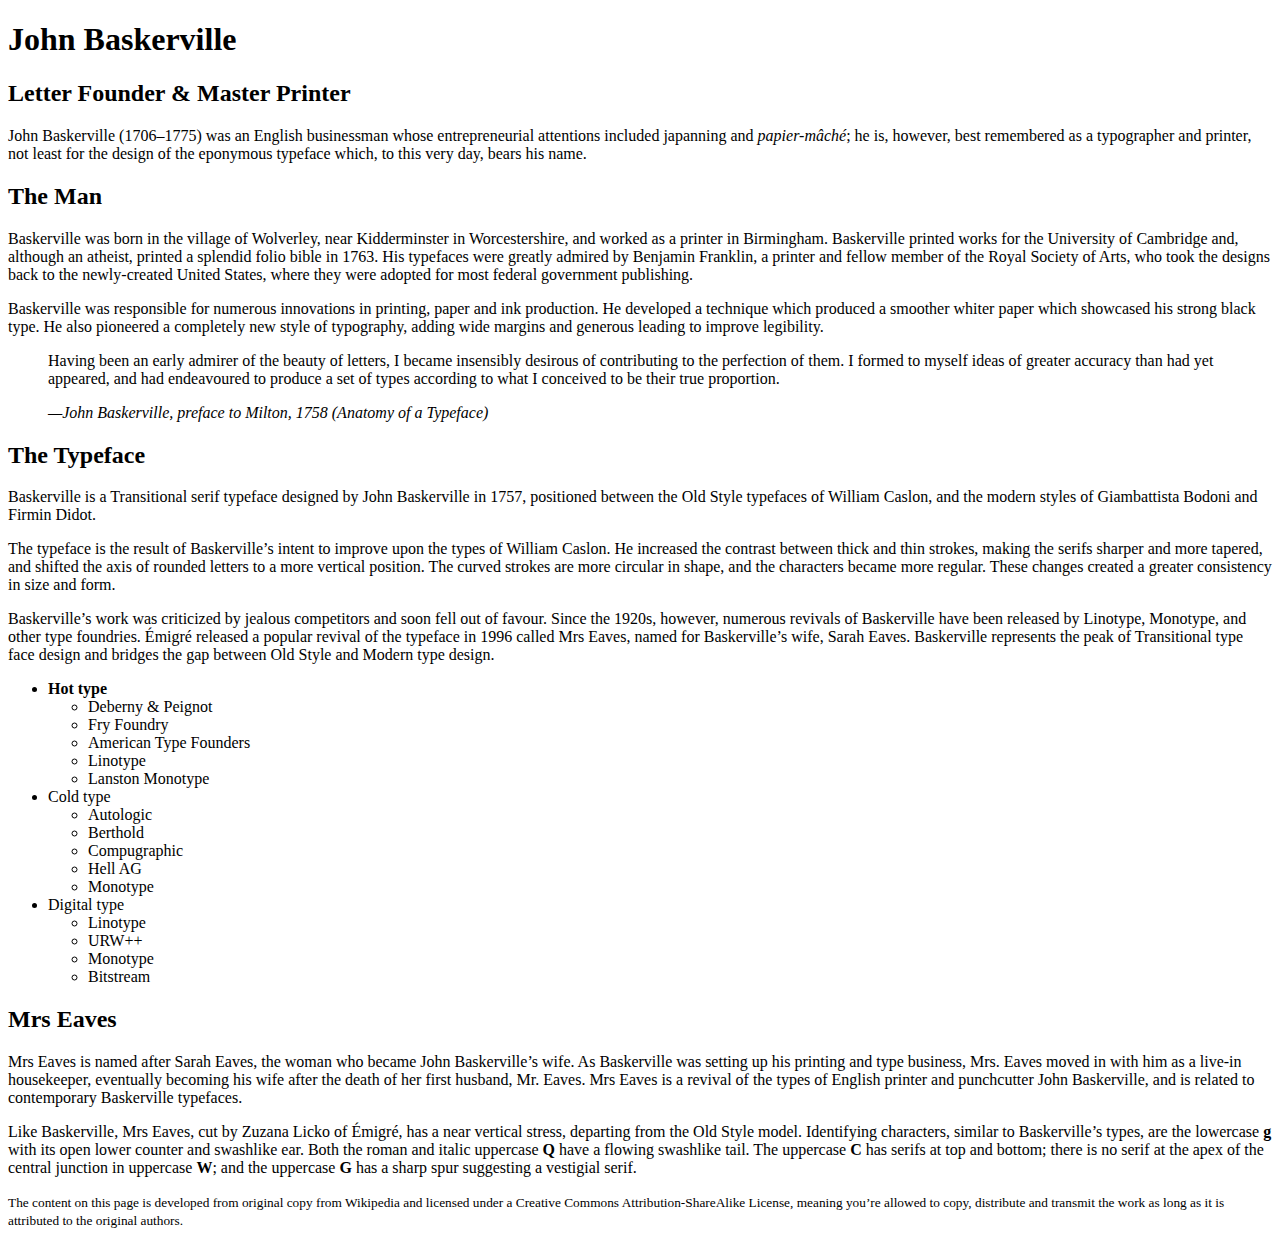
<file: version-2.html>
<!DOCTYPE html>
<html>
<head>
	<meta charset="utf-8" />
	<title>John Baskerville</title>
</head>

<body>

	<article>
		<header>
			    <h1>John Baskerville</h1>
			<h2>Letter Founder & Master Printer</h2>
		</header>
		
		<section>
            <p>John Baskerville (1706–1775) was an English businessman whose entrepreneurial attentions included japanning and <i>papier-mâché</i>; he is, however, best remembered as a typographer and printer, not least for the design of the eponymous typeface which, to this very day, bears his name.</p>
		</section>
		
		<section>
			<h2>The Man</h2>
			
			<p>Baskerville was born in the village of Wolverley, near Kidderminster in Worcestershire, and worked as a printer in Birmingham. Baskerville printed works for the University of Cambridge and, although an atheist, printed a splendid folio bible in 1763. His typefaces were greatly admired by Benjamin Franklin, a printer and fellow member of the Royal Society of Arts, who took the designs back to the newly-created United States, where they were adopted for most federal government publishing.</p>
			
			<p>Baskerville was responsible for numerous innovations in printing, paper and ink production. He developed a technique which produced a smoother whiter paper which showcased his strong black type. He also pioneered a completely new style of typography, adding wide margins and generous leading to improve legibility.</p>
			
			<blockquote>
				<p>Having been an early admirer of the beauty of letters, I became insensibly desirous of contributing to the perfection of them. I formed to myself ideas of greater accuracy than had yet appeared, and had endeavoured to produce a set of types according to what I conceived to be their true proportion.</p>
				
				<footer>
					<cite>—John Baskerville, preface to Milton, 1758 (Anatomy of a Typeface)</cite>
				</footer>
			</blockquote>
		</section>
		
		<section>
			<h2>The Typeface</h2>
			
			<p>Baskerville is a Transitional serif typeface designed by John Baskerville in 1757, positioned between the Old Style typefaces of William Caslon, and the modern styles of Giambattista Bodoni and Firmin Didot.</p>
			
			<p>The typeface is the result of Baskerville’s intent to improve upon the types of William Caslon. He increased the contrast between thick and thin strokes, making the serifs sharper and more tapered, and shifted the axis of rounded letters to a more vertical position. The curved strokes are more circular in shape, and the characters became more regular. These changes created a greater consistency in size and form.</p>
			
			<p>Baskerville’s work was criticized by jealous competitors and soon fell out of favour. Since the 1920s, however, numerous revivals of Baskerville have been released by Linotype, Monotype, and other type foundries. Émigré released a popular revival of the typeface in 1996 called Mrs Eaves, named for Baskerville’s wife, Sarah Eaves. Baskerville represents the peak of Transitional type face design and bridges the gap between Old Style and Modern type design.</p>
            

<ul>
    <li><b>Hot type</b>
        <ul>
        <li>Deberny &amp; Peignot</li>
        <li>Fry Foundry</li>
        <li>American Type Founders</li>
        <li>Linotype</li>
        <li>Lanston Monotype</li>
        </ul>
    </li>
    
    <li>Cold type
        <ul>
        <li>Autologic</li>
        <li>Berthold</li>
        <li>Compugraphic</li>
        <li>Hell AG</li>
        <li>Monotype</li>                   
    </ul>
     </li>
                    
    <li>Digital type
        <ul>
            <li>Linotype</li>
            <li>URW++</li>
            <li>Monotype</li>
            <li>Bitstream </li>
        </ul>
    </li>
</ul>
            
		</section>
		
		<section>
			<h2>Mrs Eaves</h2>
			
			<p>Mrs Eaves is named after Sarah Eaves, the woman who became John Baskerville’s wife. As Baskerville was setting up his printing and type business, Mrs. Eaves moved in with him as a live-in housekeeper, eventually becoming his wife after the death of her first husband, Mr. Eaves. Mrs Eaves is a revival of the types of English printer and punchcutter John Baskerville, and is related to contemporary Baskerville typefaces.</p>
			
			<p>Like Baskerville, Mrs Eaves, cut by Zuzana Licko of Émigré, has a near vertical stress, departing from the Old Style model. Identifying characters, similar to Baskerville’s types, are the lowercase <b>g</b> with its open lower counter and swashlike ear. Both the roman and italic uppercase <b>Q</b> have a flowing swashlike tail. The uppercase <b>C</b> has serifs at top and bottom; there is no serif at the apex of the central junction in uppercase <b>W</b>; and the uppercase <b>G</b> has a sharp spur suggesting a vestigial serif.</p>
		</section>
		
		<footer>
			<small>The content on this page is developed from original copy from Wikipedia and licensed under a Creative Commons Attribution-ShareAlike License, meaning you’re allowed to copy, distribute and transmit the work as long as it is attributed to the original authors.<small>
		</footer>
	</article>
</body>
</html>
</file>
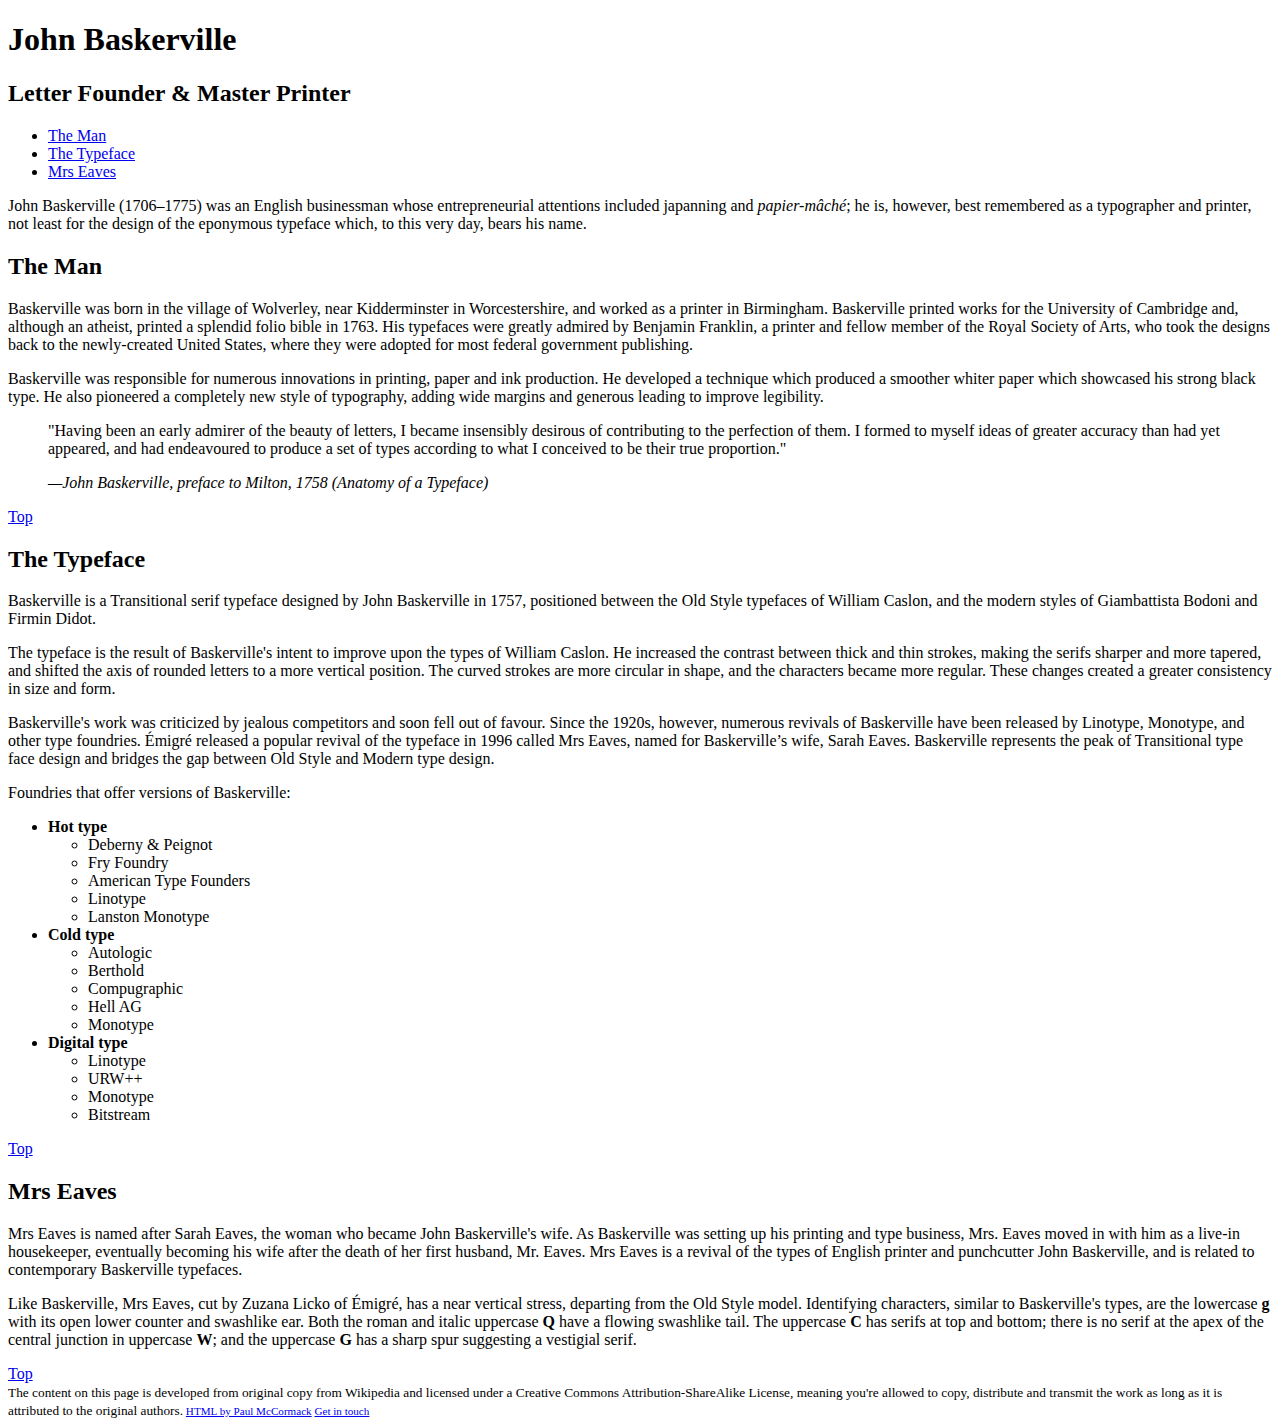
<file: version-3.html>
<!DOCTYPE html>
<html>
<head>
	<meta charset="utf-8" />
	<title>John Baskerville</title>
</head>

<body>
	<article id="top">
		<header>
		    <hgroup>
                <h1>John Baskerville</h1>
                <h2>Letter Founder & Master Printer</h2>
			</hgroup>
			
			<nav>
			    <ul>
                    <li><a href="#the-man">The Man</a></li>
                    <li><a href="#the-typeface">The Typeface</a></li>
                    <li><a href="#mrs-eaves">Mrs Eaves</a></li>
			    </ul>
			</nav>
		</header> 
		
		<section>
			<p>John Baskerville (1706–1775) was an English businessman whose entrepreneurial attentions included japanning and <em>papier-mâché</em>; he is, however, best remembered as a typographer and printer, not least for the design of the eponymous typeface which, to this very day, bears his name.</p>
		</section>
        
<!-- ADDING SECTION ON **THE MAN** -->        
		
		<section>
			<h2 id="the-man">The Man</h2>
            
			<p>Baskerville was born in the village of Wolverley, near Kidderminster in Worcestershire, and worked as a printer in Birmingham. Baskerville printed works for the University of Cambridge and, although an atheist, printed a splendid folio bible in 1763. His typefaces were greatly admired by Benjamin Franklin, a printer and fellow member of the Royal Society of Arts, who took the designs back to the newly-created United States, where they were adopted for most federal government publishing.</p>
			
			<p>Baskerville was responsible for numerous innovations in printing, paper and ink production. He developed a technique which produced a smoother whiter paper which showcased his strong black type. He also pioneered a completely new style of typography, adding wide margins and generous leading to improve legibility.</p>
			
			<blockquote>
				<p>"Having been an early admirer of the beauty of letters, I became insensibly desirous of contributing to the perfection of them. I formed to myself ideas of greater accuracy than had yet appeared, and had endeavoured to produce a set of types according to what I conceived to be their true proportion."</p>
					<cite>—John Baskerville, preface to Milton, 1758 (Anatomy of a Typeface)</cite>
			
			</blockquote>
			 <a href="#top">Top</a>
			
		</section>
        
<!-- ADDING SECTION TITLES **THE TYPEFACE** -->
		
		<section>
			<h2 id="the-typeface">The Typeface</h2>
			
			<p>Baskerville is a Transitional serif typeface designed by John Baskerville in 1757, positioned between the Old Style typefaces of William Caslon, and the modern styles of Giambattista Bodoni and Firmin Didot.</p>
			
			<p>The typeface is the result of Baskerville's intent to improve upon the types of William Caslon. He increased the contrast between thick and thin strokes, making the serifs sharper and more tapered, and shifted the axis of rounded letters to a more vertical position. The curved strokes are more circular in shape, and the characters became more regular. These changes created a greater consistency in size and form.</p>
			
			<p>Baskerville's work was criticized by jealous competitors and soon fell out of favour. Since the 1920s, however, numerous revivals of Baskerville have been released by Linotype, Monotype, and other type foundries. Émigré released a popular revival of the typeface in 1996 called Mrs Eaves, named for Baskerville’s wife, Sarah Eaves. Baskerville represents the peak of Transitional type face design and bridges the gap between Old Style and Modern type design.</p>
            
			<p>Foundries that offer versions of Baskerville:</p>

            <ul>
                <li><strong>Hot type</strong>
                <ul>
                    <li>Deberny & Peignot</li>
                    <li>Fry Foundry</li>
                    <li>American Type Founders</li>
                    <li>Linotype</li>
                    <li>Lanston Monotype</li>
                </ul>
                </li>
                <li><strong>Cold type</strong>
                    <ul>
                        <li>Autologic</li>
                        <li>Berthold</li>
                        <li>Compugraphic</li>
                        <li>Hell AG</li>
                        <li>Monotype</li>
                    </ul>
                </li>
                <li><strong>Digital type</strong>
                    <ul>
                        <li>Linotype</li>
                        <li>URW++</li>
                        <li>Monotype</li>
                        <li>Bitstream</li>
                    </ul>
                </li>
            </ul>

			    <a href="#top">Top</a>

		</section>
        
<!-- ADDING SECTION TITLES **MRS EAVES** -->
		
		<section>
			<h2 id="mrs-eaves">Mrs Eaves</h2>
			<p>Mrs Eaves is named after Sarah Eaves, the woman who became John Baskerville's wife. As Baskerville was setting up his printing and type business, Mrs. Eaves moved in with him as a live-in housekeeper, eventually becoming his wife after the death of her first husband, Mr. Eaves. Mrs Eaves is a revival of the types of English printer and punchcutter John Baskerville, and is related to contemporary Baskerville typefaces.</p>
			
			<p>Like Baskerville, Mrs Eaves, cut by Zuzana Licko of Émigré, has a near vertical stress, departing from the Old Style model. Identifying characters, similar to Baskerville's types, are the lowercase <b>g</b> with its open lower counter and swashlike ear. Both the roman and italic uppercase <b>Q</b> have a flowing swashlike tail. The uppercase <b>C</b> has serifs at top and bottom; there is no serif at the apex of the central junction in uppercase <b>W</b>; and the uppercase <b>G</b> has a sharp spur suggesting a vestigial serif.</p>
            

<!-- ADDING FOOTER -->
            
<!-- <footer> DO WE NEED A FOOTER AT THE BOTTOM OF EACH SECTION?	-->
			    <a href="#top">Top</a>
		<!-- </footer> -->
		</section>
		
		<footer>
			<small>The content on this page is developed from original copy from Wikipedia and licensed under a Creative Commons Attribution-ShareAlike License, meaning you're allowed to copy, distribute and transmit the work as long as it is attributed to the original authors.<small>
			<a href="http://eleventhirty.co" title="View my personal Website">HTML by Paul McCormack</a>
			<a href="mailto:p.mccormack.ac.uk" title="Feel free to send me an email">Get in touch</a>
		</footer>
	</article>
</body>
</html>
</file>
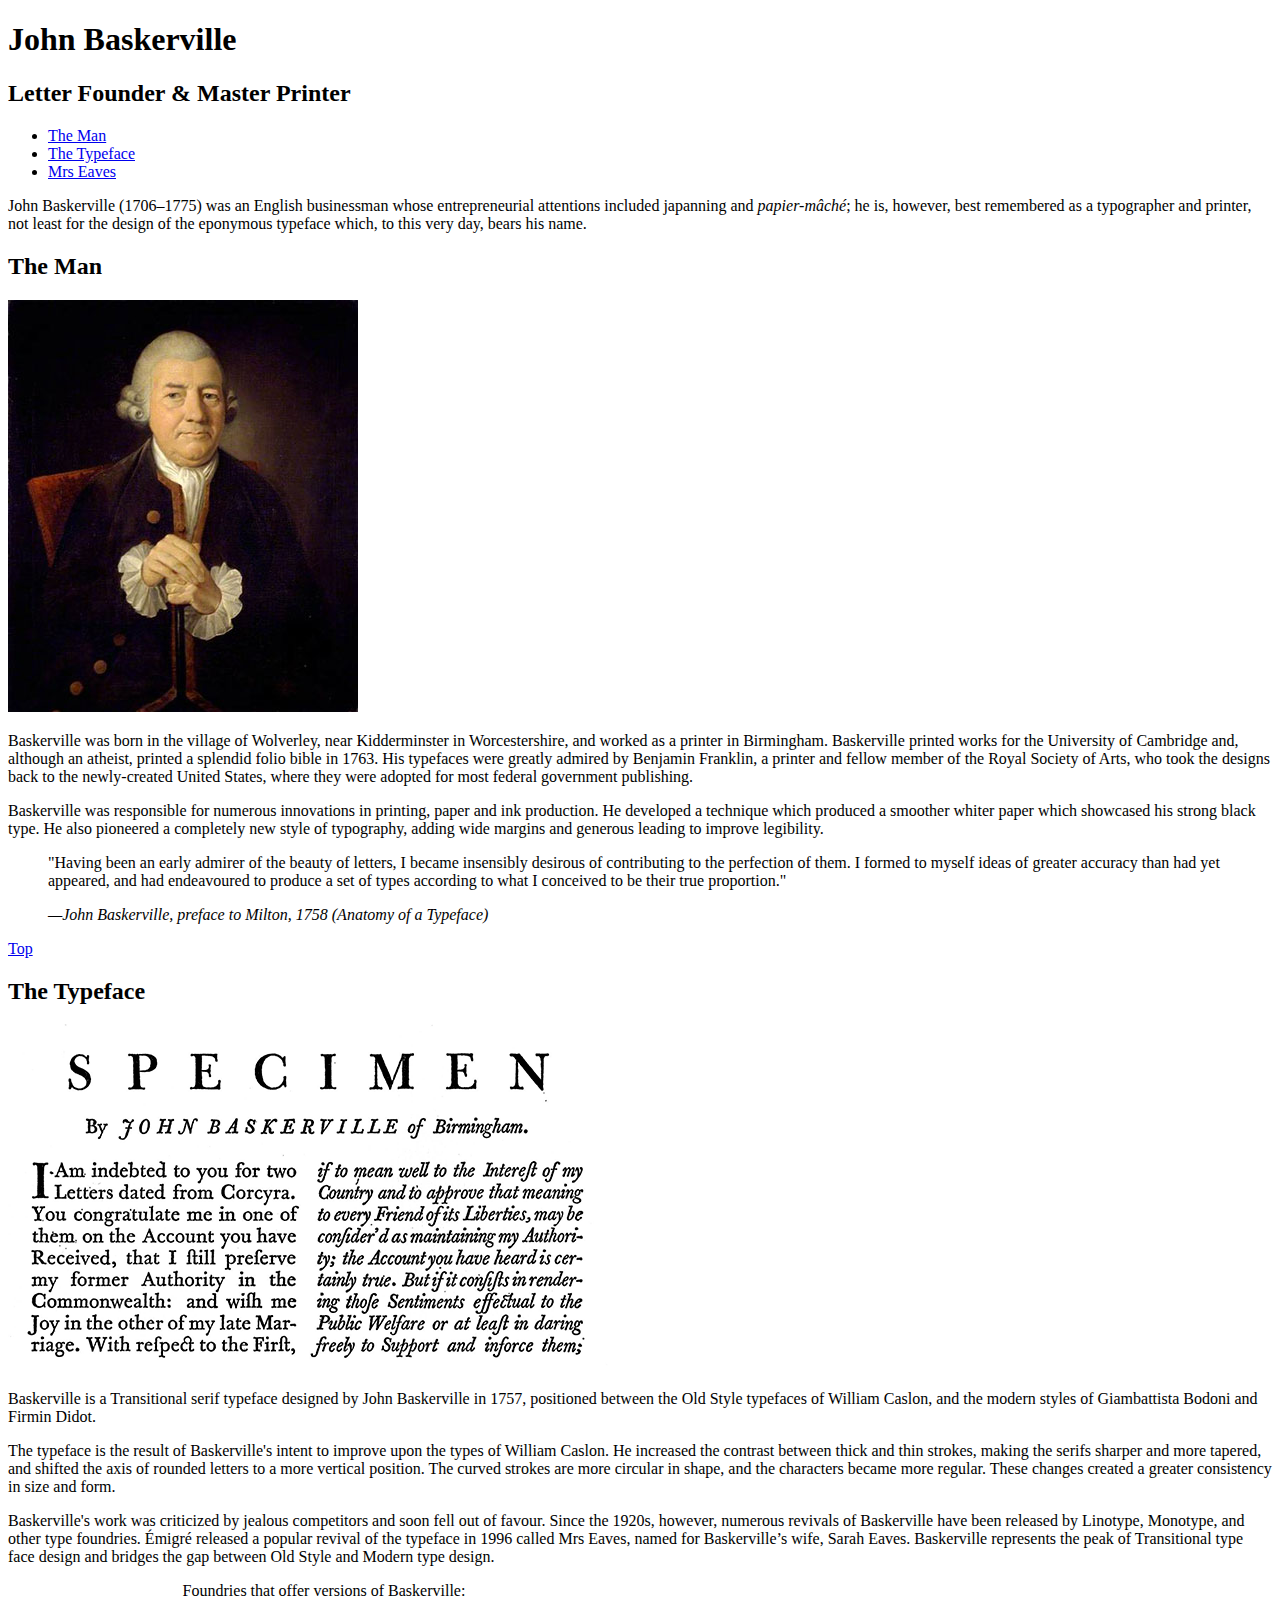
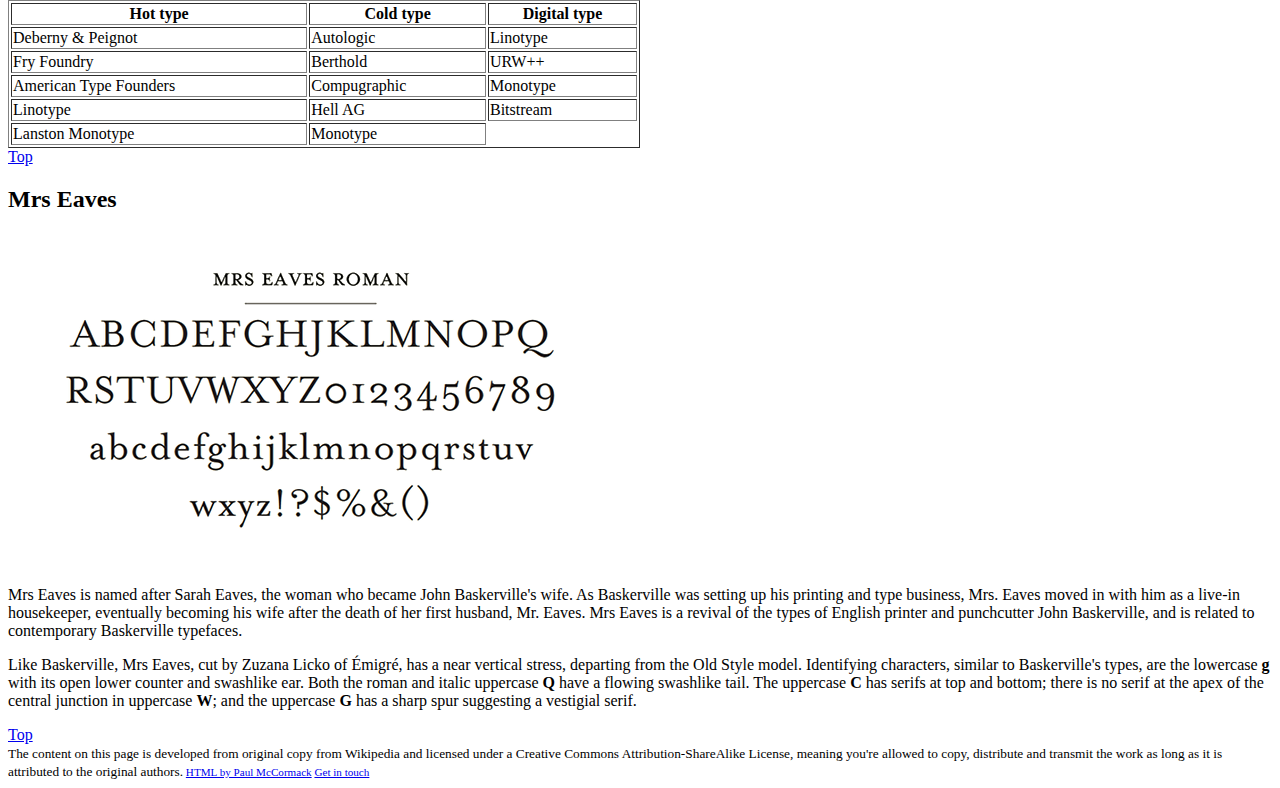
<file: version-4.html>
<!DOCTYPE html>
<html>
<head>
	<meta charset="utf-8" />
	<title>John Baskerville</title>
</head>

<body>
	<article id="top">
		<header>
		    <hgroup>
                <h1>John Baskerville</h1>
                <h2>Letter Founder & Master Printer</h2>
			</hgroup>
			
			<nav>
			    <ul>
                    <li><a href="#the-man">The Man</a></li>
                    <li><a href="#the-typeface">The Typeface</a></li>
                    <li><a href="#mrs-eaves">Mrs Eaves</a></li>
			    </ul>
			</nav>
		</header> 
		
		<section>
            
			<p>John Baskerville (1706–1775) was an English businessman whose entrepreneurial attentions included japanning and <em>papier-mâché</em>; he is, however, best remembered as a typographer and printer, not least for the design of the eponymous typeface which, to this very day, bears his name.</p>
		</section>
        
<!-- ADDING SECTION ON **THE MAN** -->        
		
		<section>
			<h2 id="the-man">The Man</h2>
            
            
             <img src="images/john-baskerville.jpg" alt="A portrait of John Baskerville"
   title="John Baskerville designed his famous serif typeface in 1757." /> 
            
			<p>Baskerville was born in the village of Wolverley, near Kidderminster in Worcestershire, and worked as a printer in Birmingham. Baskerville printed works for the University of Cambridge and, although an atheist, printed a splendid folio bible in 1763. His typefaces were greatly admired by Benjamin Franklin, a printer and fellow member of the Royal Society of Arts, who took the designs back to the newly-created United States, where they were adopted for most federal government publishing.</p>
			
			<p>Baskerville was responsible for numerous innovations in printing, paper and ink production. He developed a technique which produced a smoother whiter paper which showcased his strong black type. He also pioneered a completely new style of typography, adding wide margins and generous leading to improve legibility.</p>
			
			<blockquote>
				<p>"Having been an early admirer of the beauty of letters, I became insensibly desirous of contributing to the perfection of them. I formed to myself ideas of greater accuracy than had yet appeared, and had endeavoured to produce a set of types according to what I conceived to be their true proportion."</p>
					<cite>—John Baskerville, preface to Milton, 1758 (Anatomy of a Typeface)</cite>
			
			</blockquote>
			 <a href="#top">Top</a>
			
		</section>
        
<!-- ADDING SECTION TITLES **THE TYPEFACE** -->
		
		<section>
			<h2 id="the-typeface">The Typeface</h2>
            
             <img src="images/baskerville-font.gif" alt="Original Baskerville font" /> 
			
			<p>Baskerville is a Transitional serif typeface designed by John Baskerville in 1757, positioned between the Old Style typefaces of William Caslon, and the modern styles of Giambattista Bodoni and Firmin Didot.</p>
			
			<p>The typeface is the result of Baskerville's intent to improve upon the types of William Caslon. He increased the contrast between thick and thin strokes, making the serifs sharper and more tapered, and shifted the axis of rounded letters to a more vertical position. The curved strokes are more circular in shape, and the characters became more regular. These changes created a greater consistency in size and form.</p>
			
			<p>Baskerville's work was criticized by jealous competitors and soon fell out of favour. Since the 1920s, however, numerous revivals of Baskerville have been released by Linotype, Monotype, and other type foundries. Émigré released a popular revival of the typeface in 1996 called Mrs Eaves, named for Baskerville’s wife, Sarah Eaves. Baskerville represents the peak of Transitional type face design and bridges the gap between Old Style and Modern type design.</p>
            
            
            <table border="1" width="50%">
        <!--The USE OF BORDER IS NOT RECOMMENDED AS IT IS BEING DEPRECIATED ACROSS BROWSERS. IT IS ONLY USED HERE TO SHOW THE BORDER STRUCTURE. THE TABLE WILL BE RESTYLED (PROPERLY) IN CSS AT A LATER STAGE-->
                <!-- THE APPLICATION OF WIDTH IS NOT RECOMMENDED HERE. IT IS ONLY BEING USED TO HELP CLARIFY THE STRUCTURE OF THE TABLE. -->
            <caption>Foundries that offer versions of Baskerville:</caption>
            <tr>
                <th>Hot type</th>
                <th>Cold type</th>
                <th>Digital type</th>
            </tr>    
            <tr>
                <td>Deberny & Peignot</td>
                <td>Autologic</td>
                <td>Linotype</td>
            </tr>  
                  <tr>
                <td>Fry Foundry</td>
                <td>Berthold</td>
                <td>URW++</td>
            </tr> 
                  <tr>
                <td>American Type Founders</td>
                <td>Compugraphic</td>
                <td>Monotype
 </td>
            </tr> 
                  <tr>
                <td>Linotype</td>
                <td>Hell AG</td>
                <td>Bitstream</td>
            </tr> 
            <tr>
                <td>Lanston Monotype</td>
                <td>Monotype</td>
            </tr> 
            
            </table>
            
			

			    <a href="#top">Top</a>

		</section>
        
<!-- ADDING SECTION TITLES **MRS EAVES** -->
		
		<section>
			<h2 id="mrs-eaves">Mrs Eaves</h2>
            
                  <img src="images/mrs-eaves.png" alt="Mrs Eaves font designed by Zuzana Licko" /> 
            
			<p>Mrs Eaves is named after Sarah Eaves, the woman who became John Baskerville's wife. As Baskerville was setting up his printing and type business, Mrs. Eaves moved in with him as a live-in housekeeper, eventually becoming his wife after the death of her first husband, Mr. Eaves. Mrs Eaves is a revival of the types of English printer and punchcutter John Baskerville, and is related to contemporary Baskerville typefaces.</p>
			
			<p>Like Baskerville, Mrs Eaves, cut by Zuzana Licko of Émigré, has a near vertical stress, departing from the Old Style model. Identifying characters, similar to Baskerville's types, are the lowercase <b>g</b> with its open lower counter and swashlike ear. Both the roman and italic uppercase <b>Q</b> have a flowing swashlike tail. The uppercase <b>C</b> has serifs at top and bottom; there is no serif at the apex of the central junction in uppercase <b>W</b>; and the uppercase <b>G</b> has a sharp spur suggesting a vestigial serif.</p>
            

<!-- ADDING FOOTER -->
            
<!-- <footer> DO WE NEED A FOOTER AT THE BOTTOM OF EACH SECTION?	-->
			    <a href="#top">Top</a>
		<!-- </footer> -->
		</section>
		
		<footer>
			<small>The content on this page is developed from original copy from Wikipedia and licensed under a Creative Commons Attribution-ShareAlike License, meaning you're allowed to copy, distribute and transmit the work as long as it is attributed to the original authors.<small>
			<a href="http://eleventhirty.co" title="View my personal Website">HTML by Paul McCormack</a>
			<a href="mailto:p.mccormack.ac.uk" title="Feel free to send me an email">Get in touch</a>
		</footer>
	</article>
</body>
</html>
</file>
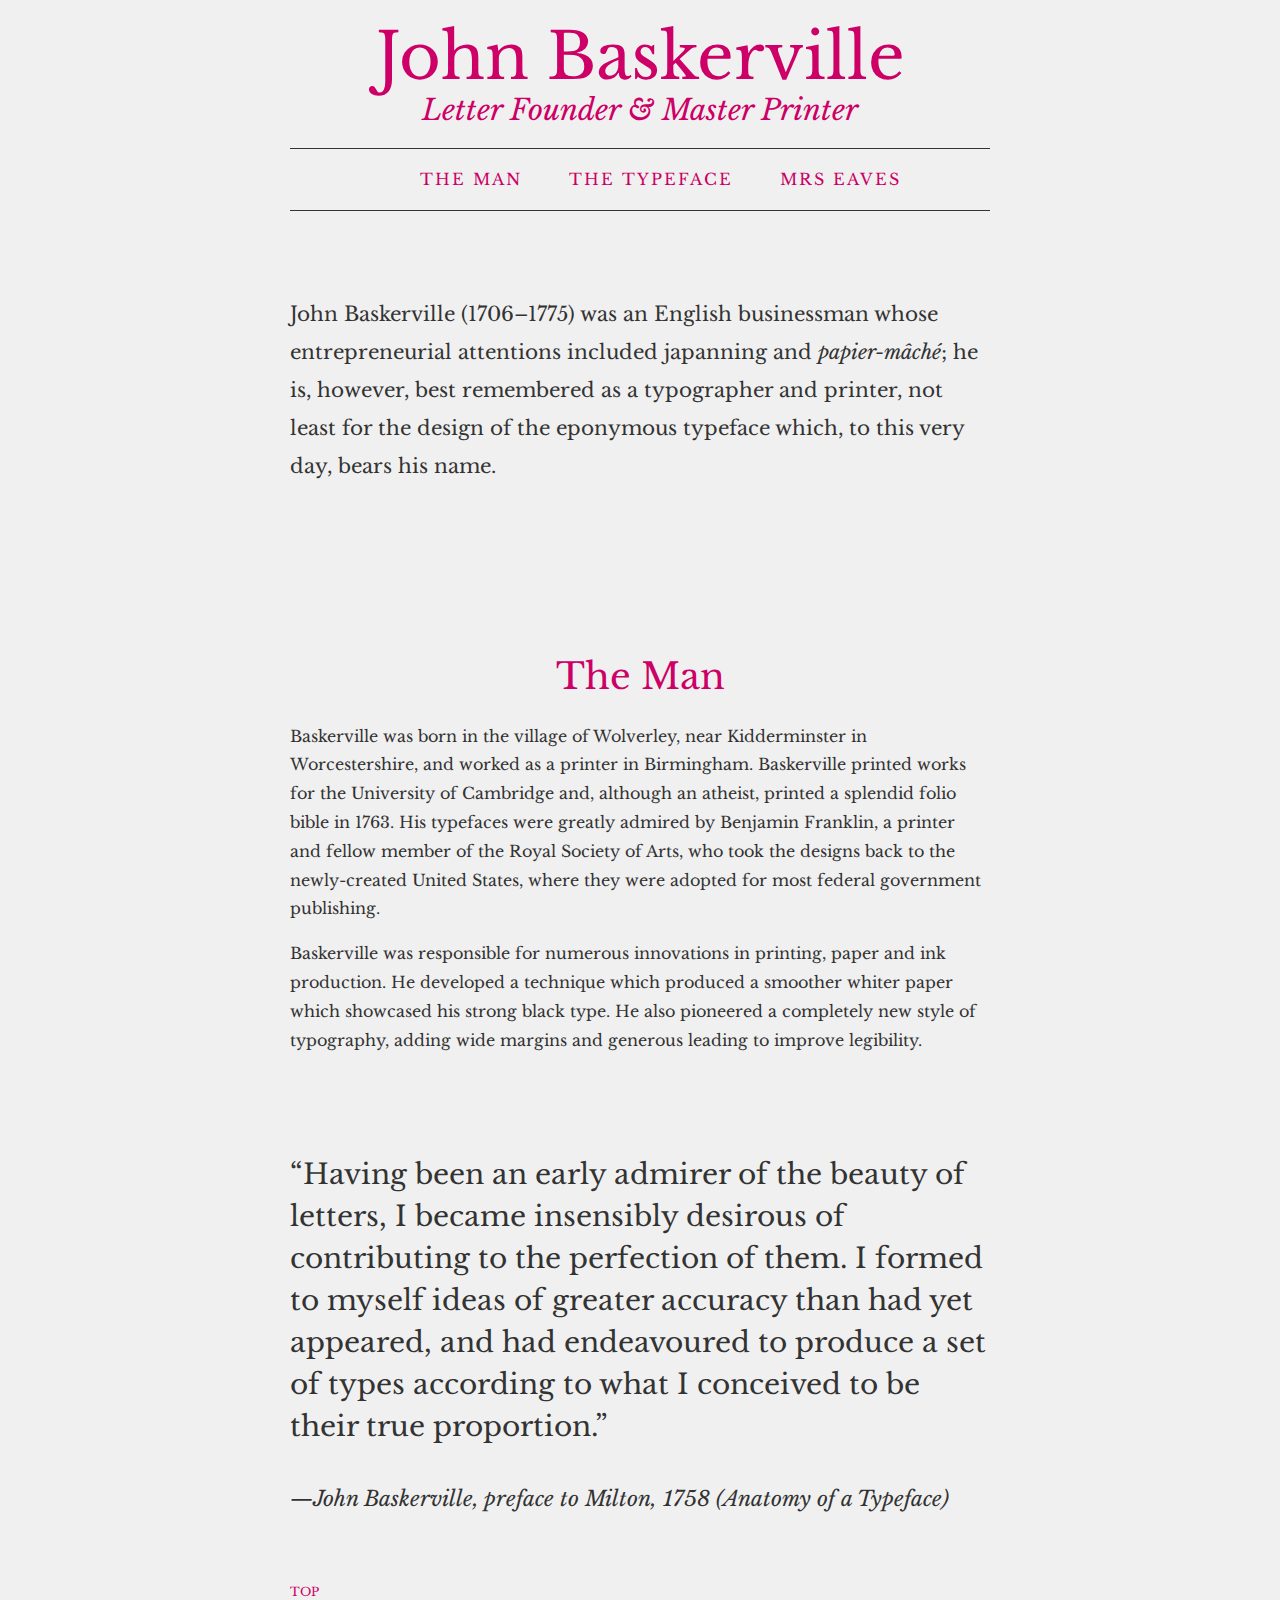
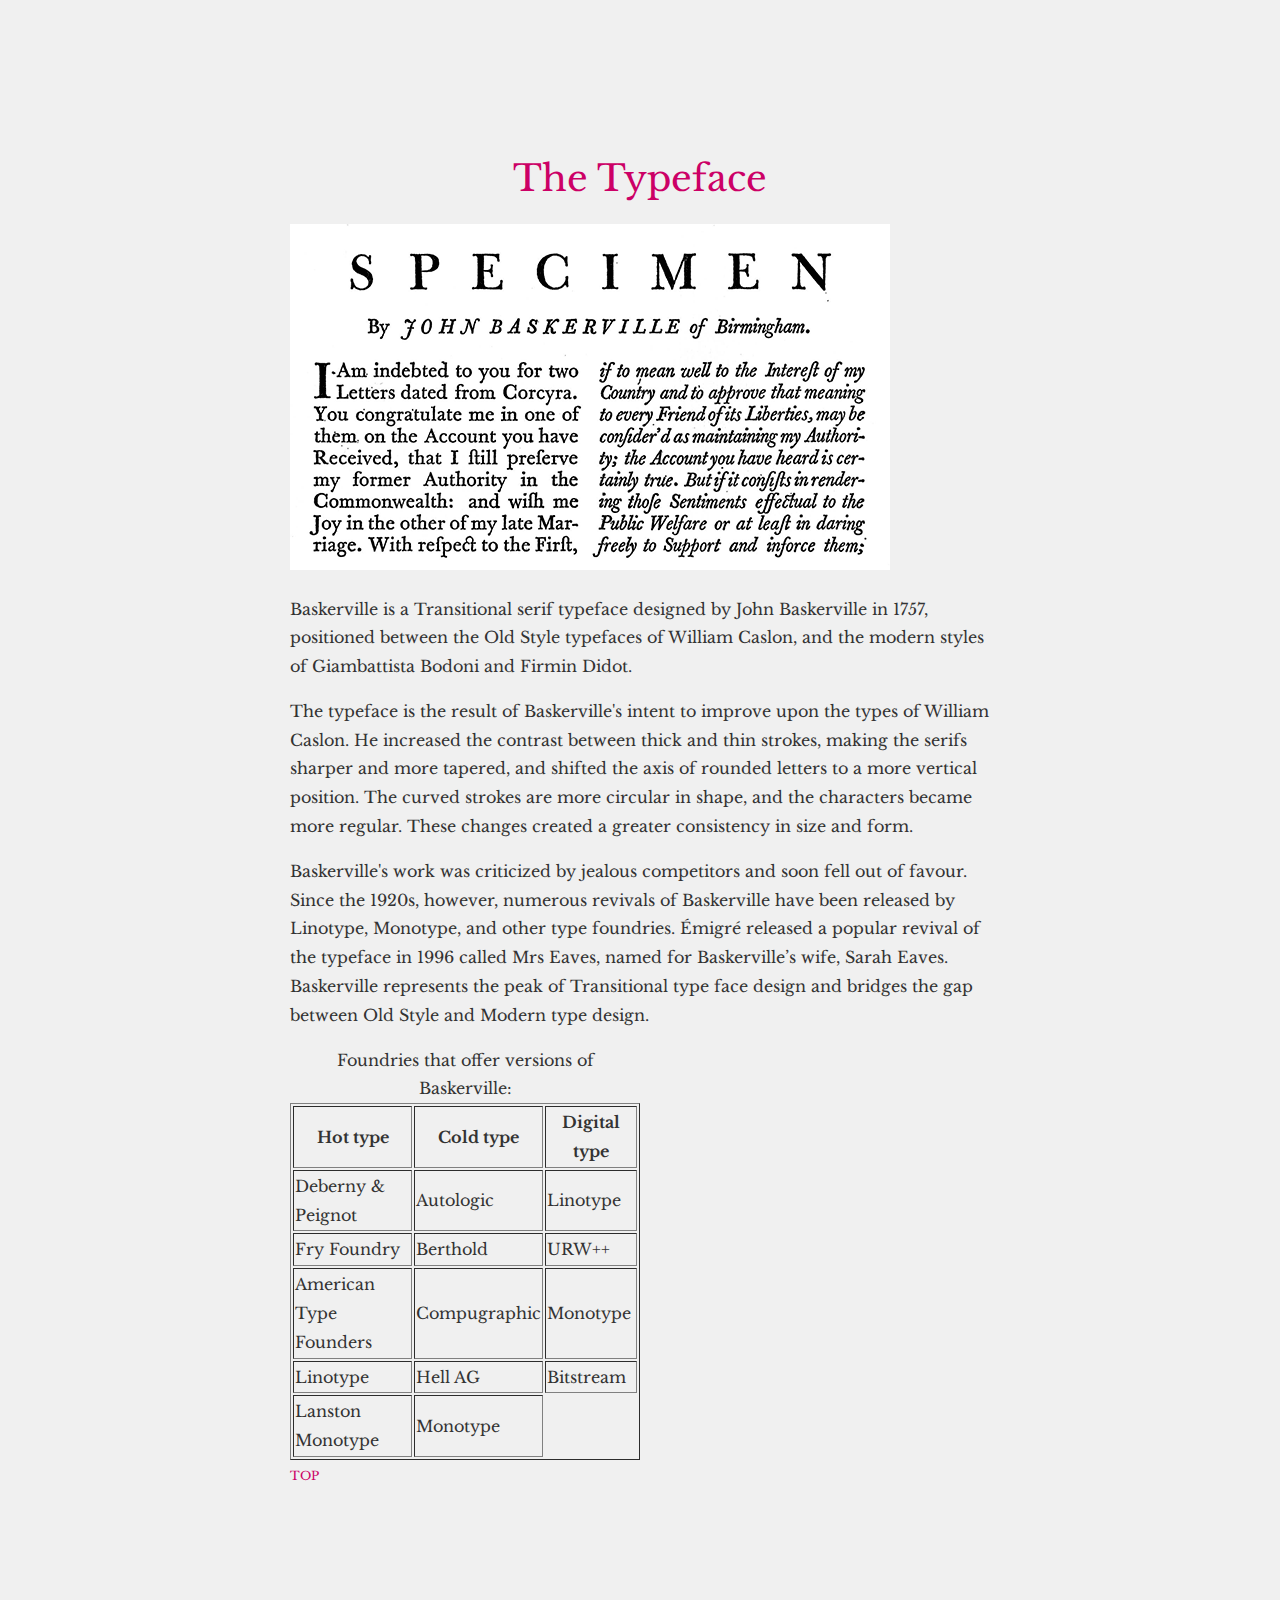
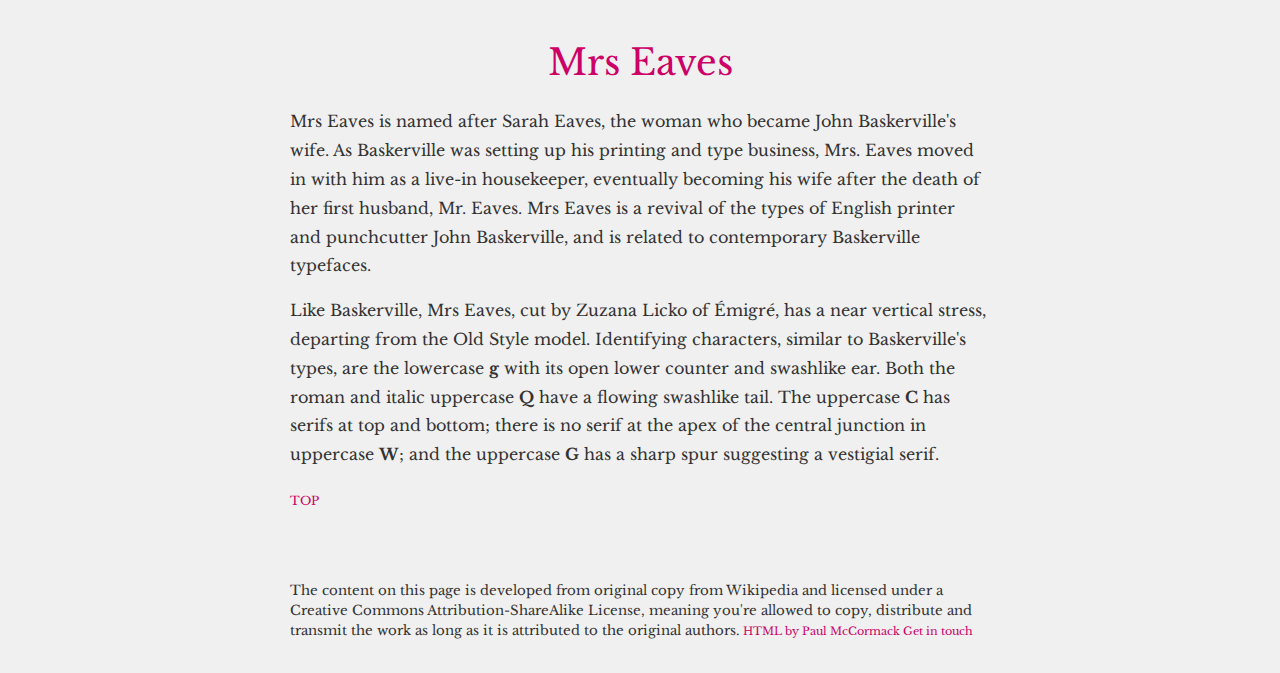
<file: version-6.html>
<!DOCTYPE html>
<html>
<head>
	<meta charset="utf-8" />
	<title>John Baskerville</title>
    
<link href='css/style1.css' type='text/css' rel='stylesheet' /> 
    
    <!-- GOOGLE FONT SCRIPT -->
    
    <link href='https://fonts.googleapis.com/css?family=Libre+Baskerville:400,400italic,700' rel='stylesheet' type='text/css'>
    
   
</head>

<body>
	<article id="top">
		<header>
		    <hgroup>
                <h1>John Baskerville</h1>
                <h2>Letter Founder &amp; Master Printer</h2>
			</hgroup>
			
	<nav>
			    <ul>
                    <li><a href="#the-man">The Man</a></li>
                    <li><a href="#the-typeface">The Typeface</a></li>
                    <li><a href="#mrs-eaves">Mrs Eaves</a></li>
			    </ul>
			</nav>
		</header> 
		
		<section>
            
			<p class="intro">John Baskerville (1706–1775) was an English businessman whose entrepreneurial attentions included japanning and <em>papier-mâché</em>; he is, however, best remembered as a typographer and printer, not least for the design of the eponymous typeface which, to this very day, bears his name.</p>
		</section>
        
<!-- ADDING SECTION ON **THE MAN** -->        
		
		<section>
			<h2 id="the-man">The Man</h2>
            
            
          <!--   <img src="images/john-baskerville.jpg" alt="A portrait of John Baskerville"
   title="John Baskerville designed his famous serif typeface in 1757." /> -->
            
			<p>Baskerville was born in the village of Wolverley, near Kidderminster in Worcestershire, and worked as a printer in Birmingham. Baskerville printed works for the University of Cambridge and, although an atheist, printed a splendid folio bible in 1763. His typefaces were greatly admired by Benjamin Franklin, a printer and fellow member of the Royal Society of Arts, who took the designs back to the newly-created United States, where they were adopted for most federal government publishing.</p>
			
			<p>Baskerville was responsible for numerous innovations in printing, paper and ink production. He developed a technique which produced a smoother whiter paper which showcased his strong black type. He also pioneered a completely new style of typography, adding wide margins and generous leading to improve legibility.</p>
			
			<blockquote>
				<p>&ldquo;Having been an early admirer of the beauty of letters, I became insensibly desirous of contributing to the perfection of them. I formed to myself ideas of greater accuracy than had yet appeared, and had endeavoured to produce a set of types according to what I conceived to be their true proportion.&rdquo;</p>
					<cite>—John Baskerville, preface to Milton, 1758 (Anatomy of a Typeface)</cite>
			
			</blockquote>
			 <a href="#top" class="anchor">Top</a>
			
		</section>
        
<!-- ADDING SECTION TITLES **THE TYPEFACE** -->
		
		<section>
			<h2 id="the-typeface">The Typeface</h2>
            
    <img src="images/baskerville-font.gif" alt="Original Baskerville font" /> 
			
			<p>Baskerville is a Transitional serif typeface designed by John Baskerville in 1757, positioned between the Old Style typefaces of William Caslon, and the modern styles of Giambattista Bodoni and Firmin Didot.</p>
			
			<p>The typeface is the result of Baskerville's intent to improve upon the types of William Caslon. He increased the contrast between thick and thin strokes, making the serifs sharper and more tapered, and shifted the axis of rounded letters to a more vertical position. The curved strokes are more circular in shape, and the characters became more regular. These changes created a greater consistency in size and form.</p>
			
			<p>Baskerville's work was criticized by jealous competitors and soon fell out of favour. Since the 1920s, however, numerous revivals of Baskerville have been released by Linotype, Monotype, and other type foundries. Émigré released a popular revival of the typeface in 1996 called Mrs Eaves, named for Baskerville’s wife, Sarah Eaves. Baskerville represents the peak of Transitional type face design and bridges the gap between Old Style and Modern type design.</p>
            
            
            <table border="1" width="50%">
        <!--The USE OF BORDER IS NOT RECOMMENDED AS IT IS BEING DEPRECIATED ACROSS BROWSERS. IT IS ONLY USED HERE TO SHOW THE BORDER STRUCTURE. THE TABLE WILL BE RESTYLED (PROPERLY) IN CSS AT A LATER STAGE-->
                <!-- THE APPLICATION OF WIDTH IS NOT RECOMMENDED HERE. IT IS ONLY BEING USED TO HELP CLARIFY THE STRUCTURE OF THE TABLE. -->
            <caption>Foundries that offer versions of Baskerville:</caption>
            <tr>
                <th>Hot type</th>
                <th>Cold type</th>
                <th>Digital type</th>
            </tr>    
            <tr>
                <td>Deberny & Peignot</td>
                <td>Autologic</td>
                <td>Linotype</td>
            </tr>  
                  <tr>
                <td>Fry Foundry</td>
                <td>Berthold</td>
                <td>URW++</td>
            </tr> 
                  <tr>
                <td>American Type Founders</td>
                <td>Compugraphic</td>
                <td>Monotype
 </td>
            </tr> 
                  <tr>
                <td>Linotype</td>
                <td>Hell AG</td>
                <td>Bitstream</td>
            </tr> 
            <tr>
                <td>Lanston Monotype</td>
                <td>Monotype</td>
            </tr> 
            
            </table>
            
			

			    <a href="#top" class="anchor">Top</a>

		</section>
        
<!-- ADDING SECTION TITLES **MRS EAVES** -->
		
		<section>
			<h2 id="mrs-eaves">Mrs Eaves</h2>
            
                 <!-- <img src="images/mrs-eaves.png" alt="Mrs Eaves font designed by Zuzana Licko" /> -->
            
			<p>Mrs Eaves is named after Sarah Eaves, the woman who became John Baskerville's wife. As Baskerville was setting up his printing and type business, Mrs. Eaves moved in with him as a live-in housekeeper, eventually becoming his wife after the death of her first husband, Mr. Eaves. Mrs Eaves is a revival of the types of English printer and punchcutter John Baskerville, and is related to contemporary Baskerville typefaces.</p>
			
			<p>Like Baskerville, Mrs Eaves, cut by Zuzana Licko of Émigré, has a near vertical stress, departing from the Old Style model. Identifying characters, similar to Baskerville's types, are the lowercase <b>g</b> with its open lower counter and swashlike ear. Both the roman and italic uppercase <b>Q</b> have a flowing swashlike tail. The uppercase <b>C</b> has serifs at top and bottom; there is no serif at the apex of the central junction in uppercase <b>W</b>; and the uppercase <b>G</b> has a sharp spur suggesting a vestigial serif.</p>
            

<!-- ADDING FOOTER -->
            
<!-- <footer> DO WE NEED A FOOTER AT THE BOTTOM OF EACH SECTION?	-->
			    <a href="#top" class="anchor">Top</a>
		<!-- </footer> -->
		</section>
		
		<footer>
			<small>The content on this page is developed from original copy from Wikipedia and licensed under a Creative Commons Attribution-ShareAlike License, meaning you're allowed to copy, distribute and transmit the work as long as it is attributed to the original authors.<small>
			<a href="http://eleventhirty.co" title="View my personal Website">HTML by Paul McCormack</a>
			<a href="mailto:p.mccormack.ac.uk" title="Feel free to send me an email">Get in touch</a>
		</footer>
	</article>
</body>
</html>
</file>
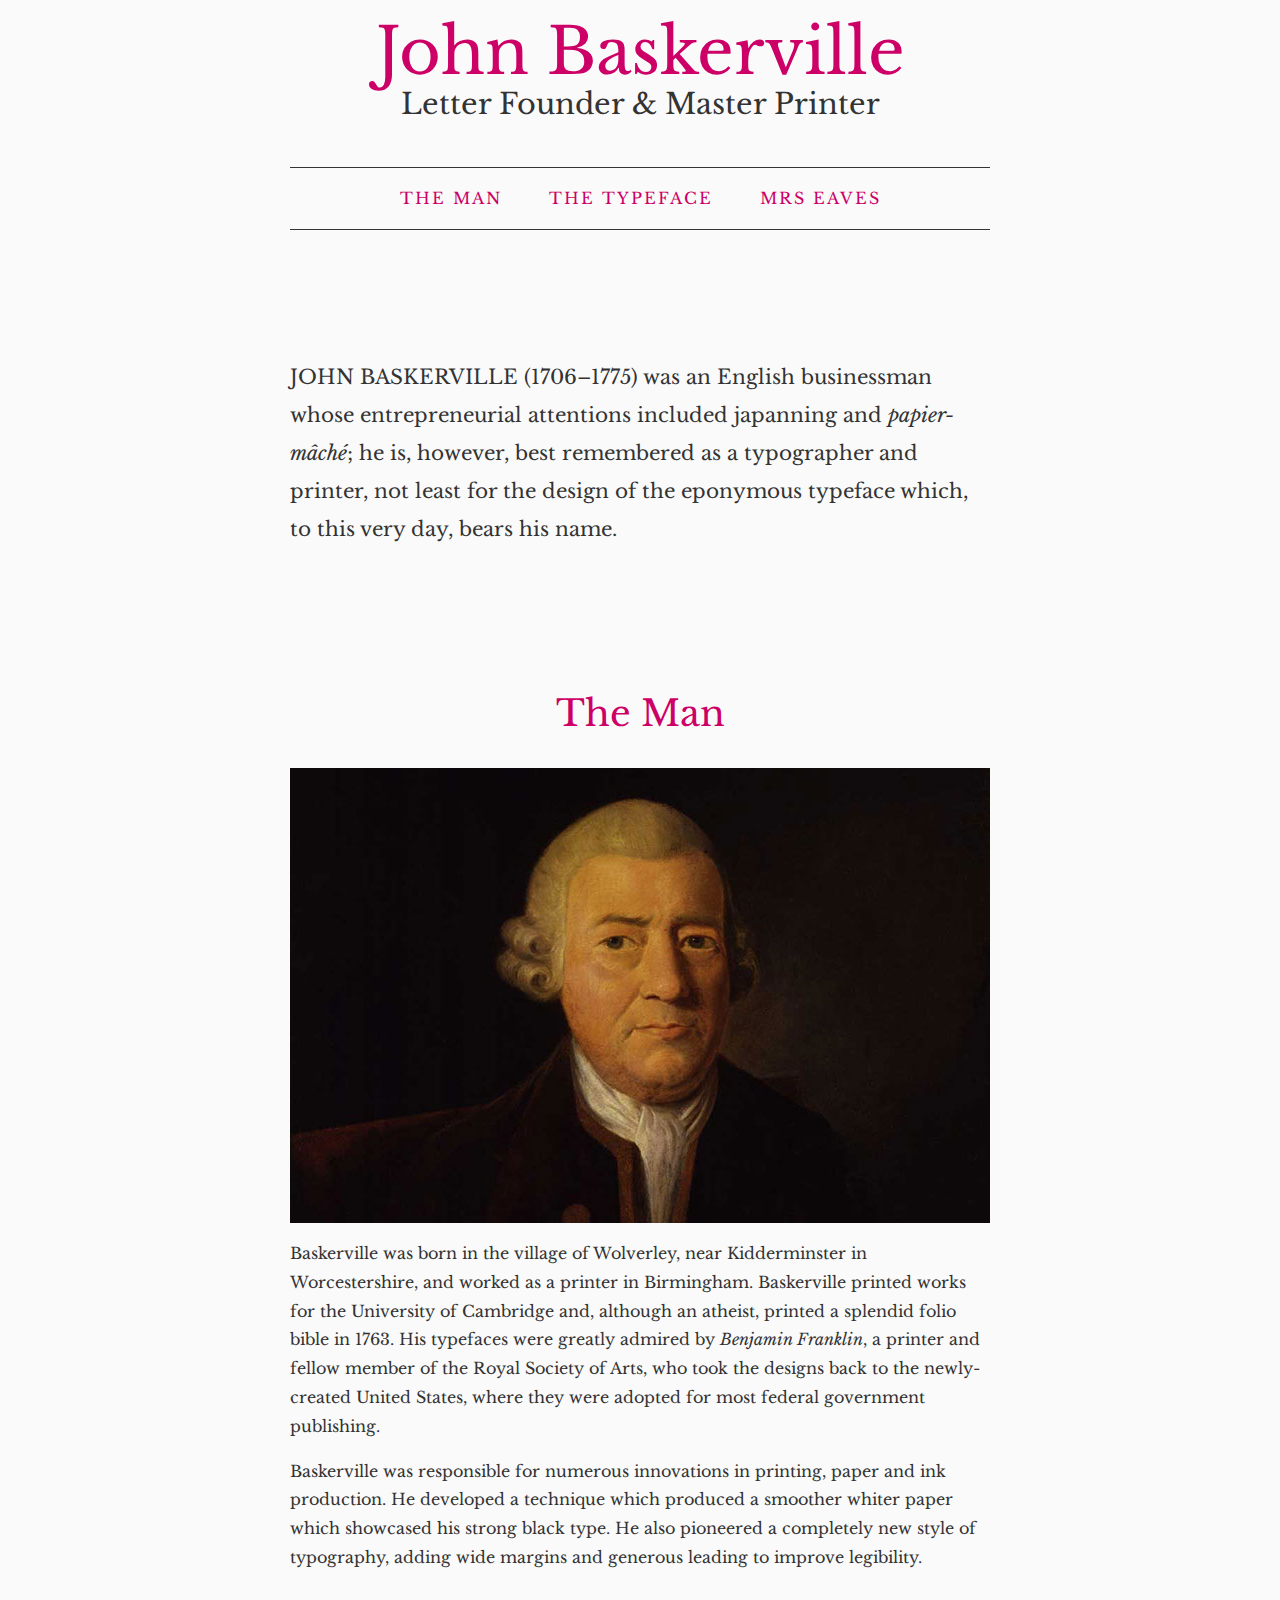
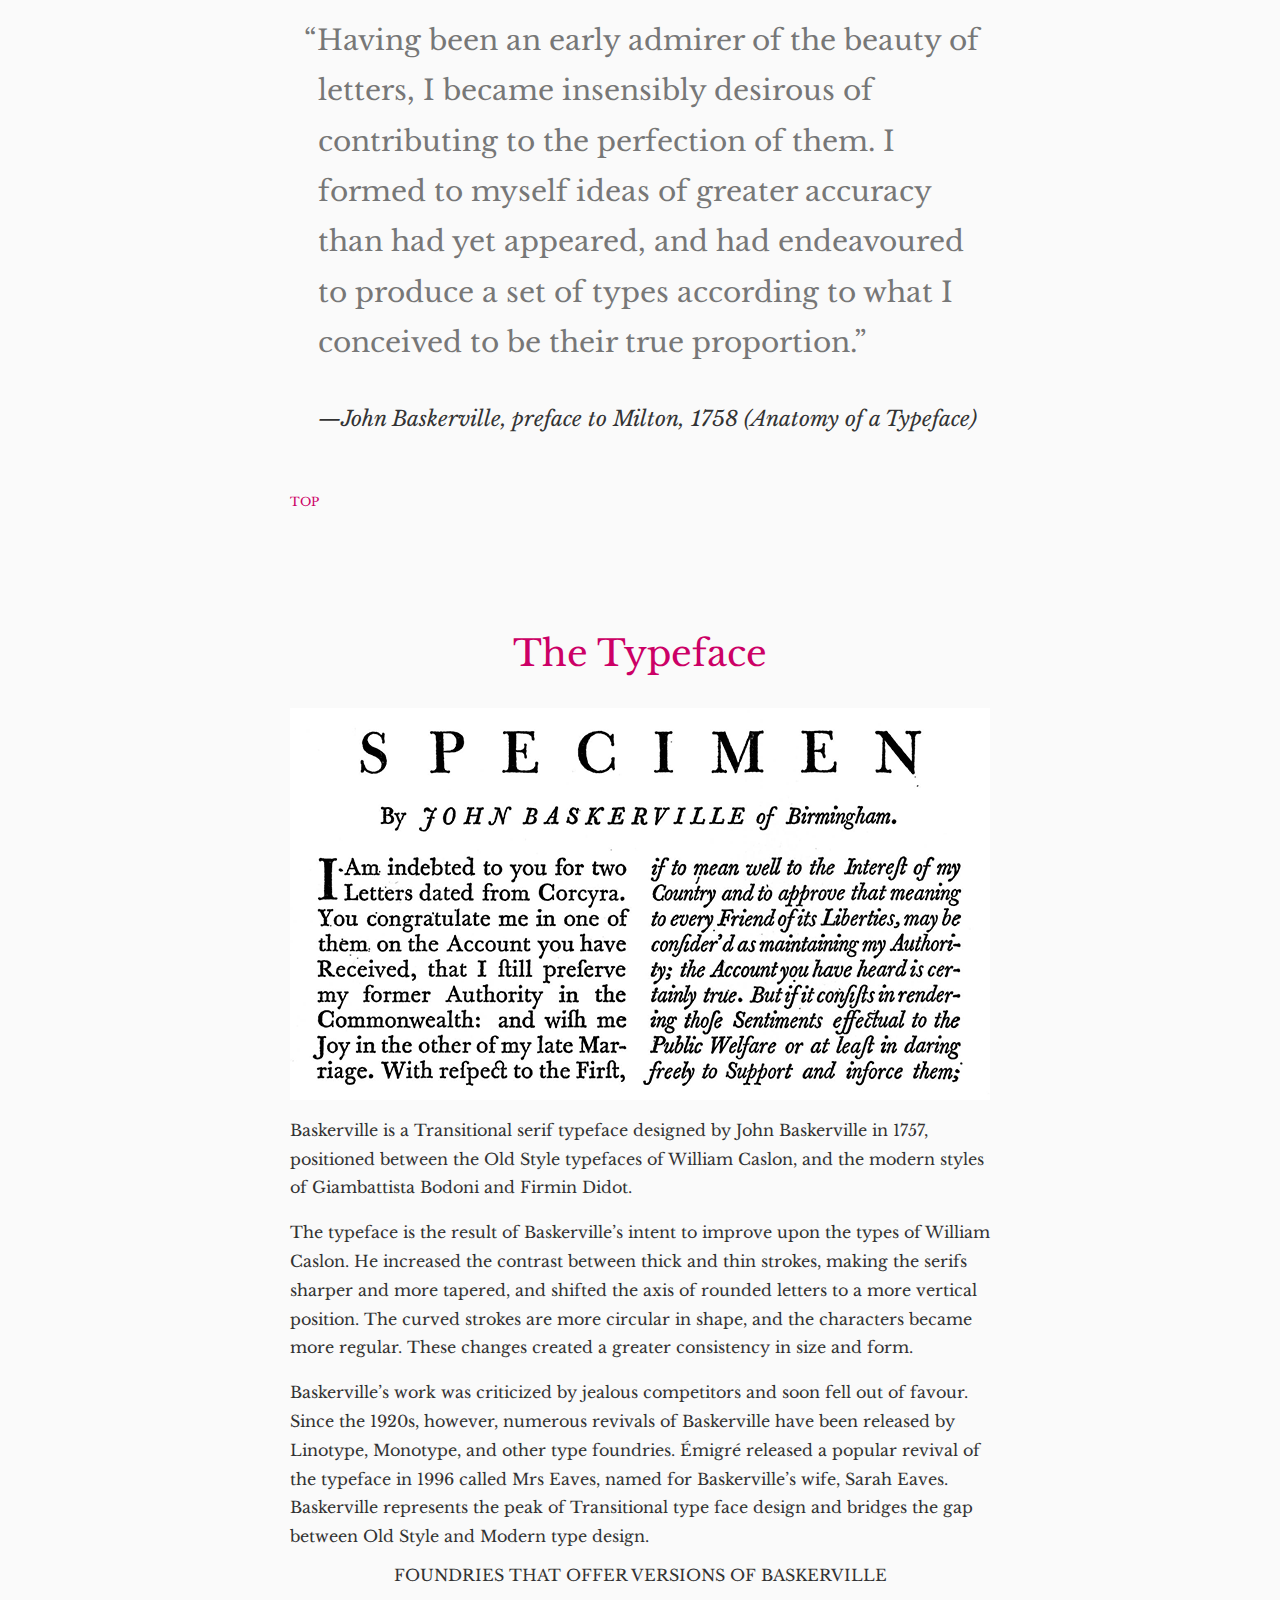
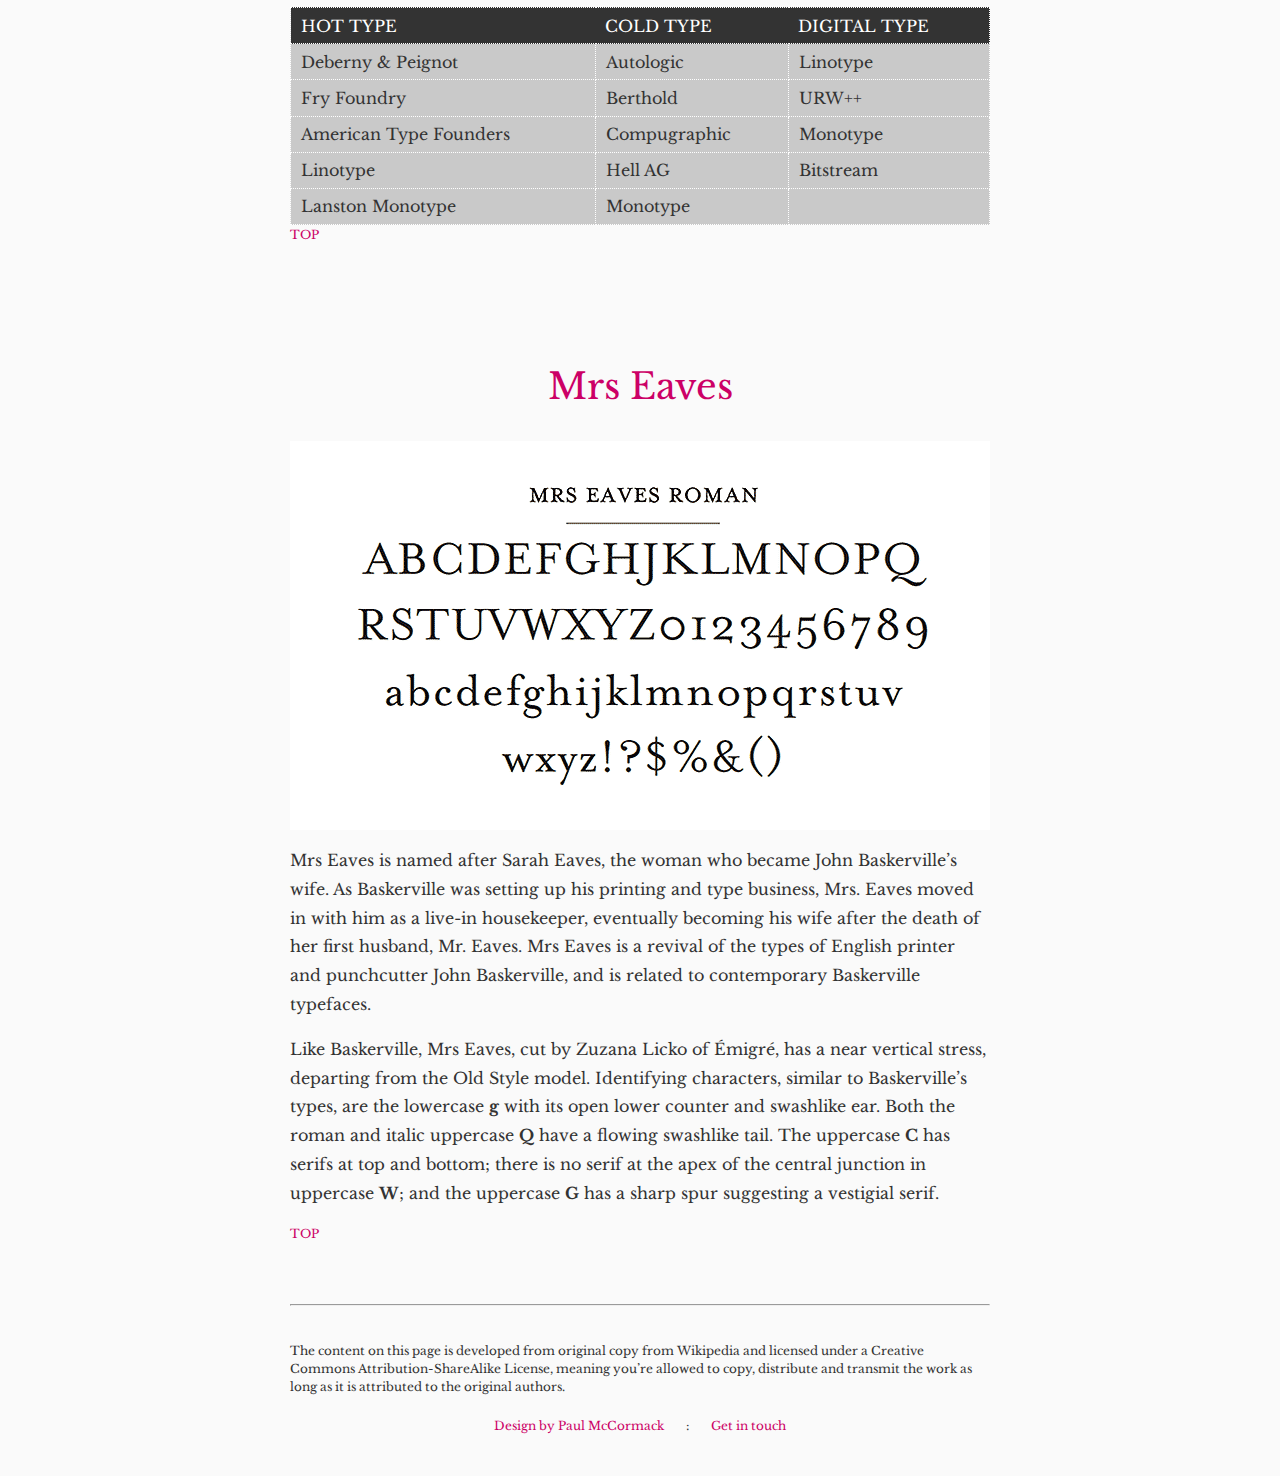
<file: version-7.html>
<!DOCTYPE html>
<html>
<head>
	<meta charset="utf-8" />
	<title>John Baskerville</title>
    
<link href='css/style2.css' type='text/css' rel='stylesheet' /> 

<meta name="viewport" content="width=device-width, initial-scale=1">    
    
    <!-- GOOGLE FONT SCRIPT -->
    
    <link href='https://fonts.googleapis.com/css?family=Libre+Baskerville:400,400italic,700' rel='stylesheet' type='text/css'>
    
   
</head>

<body>
	<article id="top">
		<header>
		    <hgroup>
                <h1>John Baskerville</h1>
                <h2>Letter Founder &amp; Master Printer</h2>
			</hgroup>
			
	<nav>
			    <ul>
                    <li><a href="#the-man">The Man</a></li>
                    <li><a href="#the-typeface">The Typeface</a></li>
                    <li><a href="#mrs-eaves">Mrs Eaves</a></li>
			    </ul>
			</nav>
		</header> 
		
		      <section>
            
			<p class="intro"><span class="leader">John Baskerville</span> (1706–1775) was an English businessman whose entrepreneurial attentions included japanning and <em>papier-mâché</em>; he is, however, best remembered as a typographer and printer, not least for the design of the eponymous typeface which, to this very day, bears his name.</p>
		</section>
        
<!-- ADDING SECTION ON **THE MAN** -->        
		
		<section>
			<h2 id="the-man">The Man</h2>
            
            
   <img src="images/john-baskerville-wide.jpg" alt="A portrait of John Baskerville"
   title="John Baskerville designed his famous serif typeface in 1757." /> 
            
			<p>Baskerville was born in the village of Wolverley, near Kidderminster in Worcestershire, and worked as a printer in Birmingham. Baskerville printed works for the University of Cambridge and, although an atheist, printed a splendid folio bible in 1763. His typefaces were greatly admired by <i>Benjamin Franklin</i>, a printer and fellow member of the Royal Society of Arts, who took the designs back to the newly-created United States, where they were adopted for most federal government publishing.</p>
			
			<p>Baskerville was responsible for numerous innovations in printing, paper and ink production. He developed a technique which produced a smoother whiter paper which showcased his strong black type. He also pioneered a completely new style of typography, adding wide margins and generous leading to improve legibility.</p>
			
			<blockquote>
				<p>“Having been an early admirer of the beauty of letters, I became insensibly desirous of contributing to the perfection of them. I formed to myself ideas of greater accuracy than had yet appeared, and had endeavoured to produce a set of types according to what I conceived to be their true proportion.”</p>
					<cite>—John Baskerville, preface to Milton, 1758 (Anatomy of a Typeface)</cite>
			
			</blockquote>
			 <a href="#top" class="anchor">Top</a>
			
		</section>
        
<!-- ADDING SECTION TITLES **THE TYPEFACE** -->
		
		<section>
			<h2 id="the-typeface">The Typeface</h2>
            
  <img src="images/baskerville-font-wide.gif" alt="Original Baskerville font" /> 
			
			<p>Baskerville is a Transitional serif typeface designed by John Baskerville in 1757, positioned between the Old Style typefaces of William Caslon, and the modern styles of Giambattista Bodoni and Firmin Didot.</p>
			
			<p>The typeface is the result of Baskerville’s intent to improve upon the types of William Caslon. He increased the contrast between thick and thin strokes, making the serifs sharper and more tapered, and shifted the axis of rounded letters to a more vertical position. The curved strokes are more circular in shape, and the characters became more regular. These changes created a greater consistency in size and form.</p>
			
			<p>Baskerville’s work was criticized by jealous competitors and soon fell out of favour. Since the 1920s, however, numerous revivals of Baskerville have been released by Linotype, Monotype, and other type foundries. Émigré released a popular revival of the typeface in 1996 called Mrs Eaves, named for Baskerville’s wife, Sarah Eaves. Baskerville represents the peak of Transitional type face design and bridges the gap between Old Style and Modern type design.</p>
            
            
            <table>
        <!--The USE OF BORDER IS NOT RECOMMENDED AS IT IS BEING DEPRECIATED ACROSS BROWSERS. IT IS ONLY USED HERE TO SHOW THE BORDER STRUCTURE. THE TABLE WILL BE RESTYLED (PROPERLY) IN CSS AT A LATER STAGE-->
                <!-- THE APPLICATION OF WIDTH IS NOT RECOMMENDED HERE. IT IS ONLY BEING USED TO HELP CLARIFY THE STRUCTURE OF THE TABLE. -->
            <caption>Foundries that offer versions of Baskerville</caption>
            <tr>
                <th>Hot type</th>
                <th>Cold type</th>
                <th>Digital type</th>
            </tr>    
            <tr>
                <td>Deberny & Peignot</td>
                <td>Autologic</td>
                <td>Linotype</td>
            </tr>  
                  <tr>
                <td>Fry Foundry</td>
                <td>Berthold</td>
                <td>URW++</td>
            </tr> 
                  <tr>
                <td>American Type Founders</td>
                <td>Compugraphic</td>
                <td>Monotype
 </td>
            </tr> 
                  <tr>
                <td>Linotype</td>
                <td>Hell AG</td>
                <td>Bitstream</td>
            </tr> 
            <tr>
                <td>Lanston Monotype</td>
                <td>Monotype</td>
                <td></td>
            </tr> 
            
            </table>
            
			

			    <a href="#top" class="anchor">Top</a>

		</section>
        
<!-- ADDING SECTION TITLES **MRS EAVES** -->
		
		<section>
			<h2 id="mrs-eaves">Mrs Eaves</h2>
            
             <img src="images/mrs-eaves-wide.gif" alt="Mrs Eaves font designed by Zuzana Licko" />
            
			<p>Mrs Eaves is named after Sarah Eaves, the woman who became John Baskerville&rsquo;s wife. As Baskerville was setting up his printing and type business, Mrs. Eaves moved in with him as a live-in housekeeper, eventually becoming his wife after the death of her first husband, Mr. Eaves. Mrs Eaves is a revival of the types of English printer and punchcutter John Baskerville, and is related to contemporary Baskerville typefaces.</p>
			
			<p>Like Baskerville, Mrs Eaves, cut by Zuzana Licko of Émigré, has a near vertical stress, departing from the Old Style model. Identifying characters, similar to Baskerville’s types, are the lowercase <b>g</b> with its open lower counter and swashlike ear. Both the roman and italic uppercase <b>Q</b> have a flowing swashlike tail. The uppercase <b>C</b> has serifs at top and bottom; there is no serif at the apex of the central junction in uppercase <b>W</b>; and the uppercase <b>G</b> has a sharp spur suggesting a vestigial serif.</p>
            

<!-- ADDING FOOTER -->
            
<!-- <footer> DO WE NEED A FOOTER AT THE BOTTOM OF EACH SECTION?	-->
			    <a href="#top" class="anchor">Top</a>
		<!-- </footer> -->
		</section>
       <footer>
            <hr/>
			<small>The content on this page is developed from original copy from Wikipedia and licensed under a Creative Commons Attribution-ShareAlike License, meaning you’re allowed to copy, distribute and transmit the work as long as it is attributed to the original authors.<br/>
             <div class="contact">  <a href="http://eleventhirty.co" title="View my personal Website">Design by Paul McCormack</a> : 
           <a href="mailto:p.mccormack.ac.uk" title="Feel free to send me an email">Get in touch</a>
            </small>
			
		</footer>
	</article>
</body>
</html>
</file>
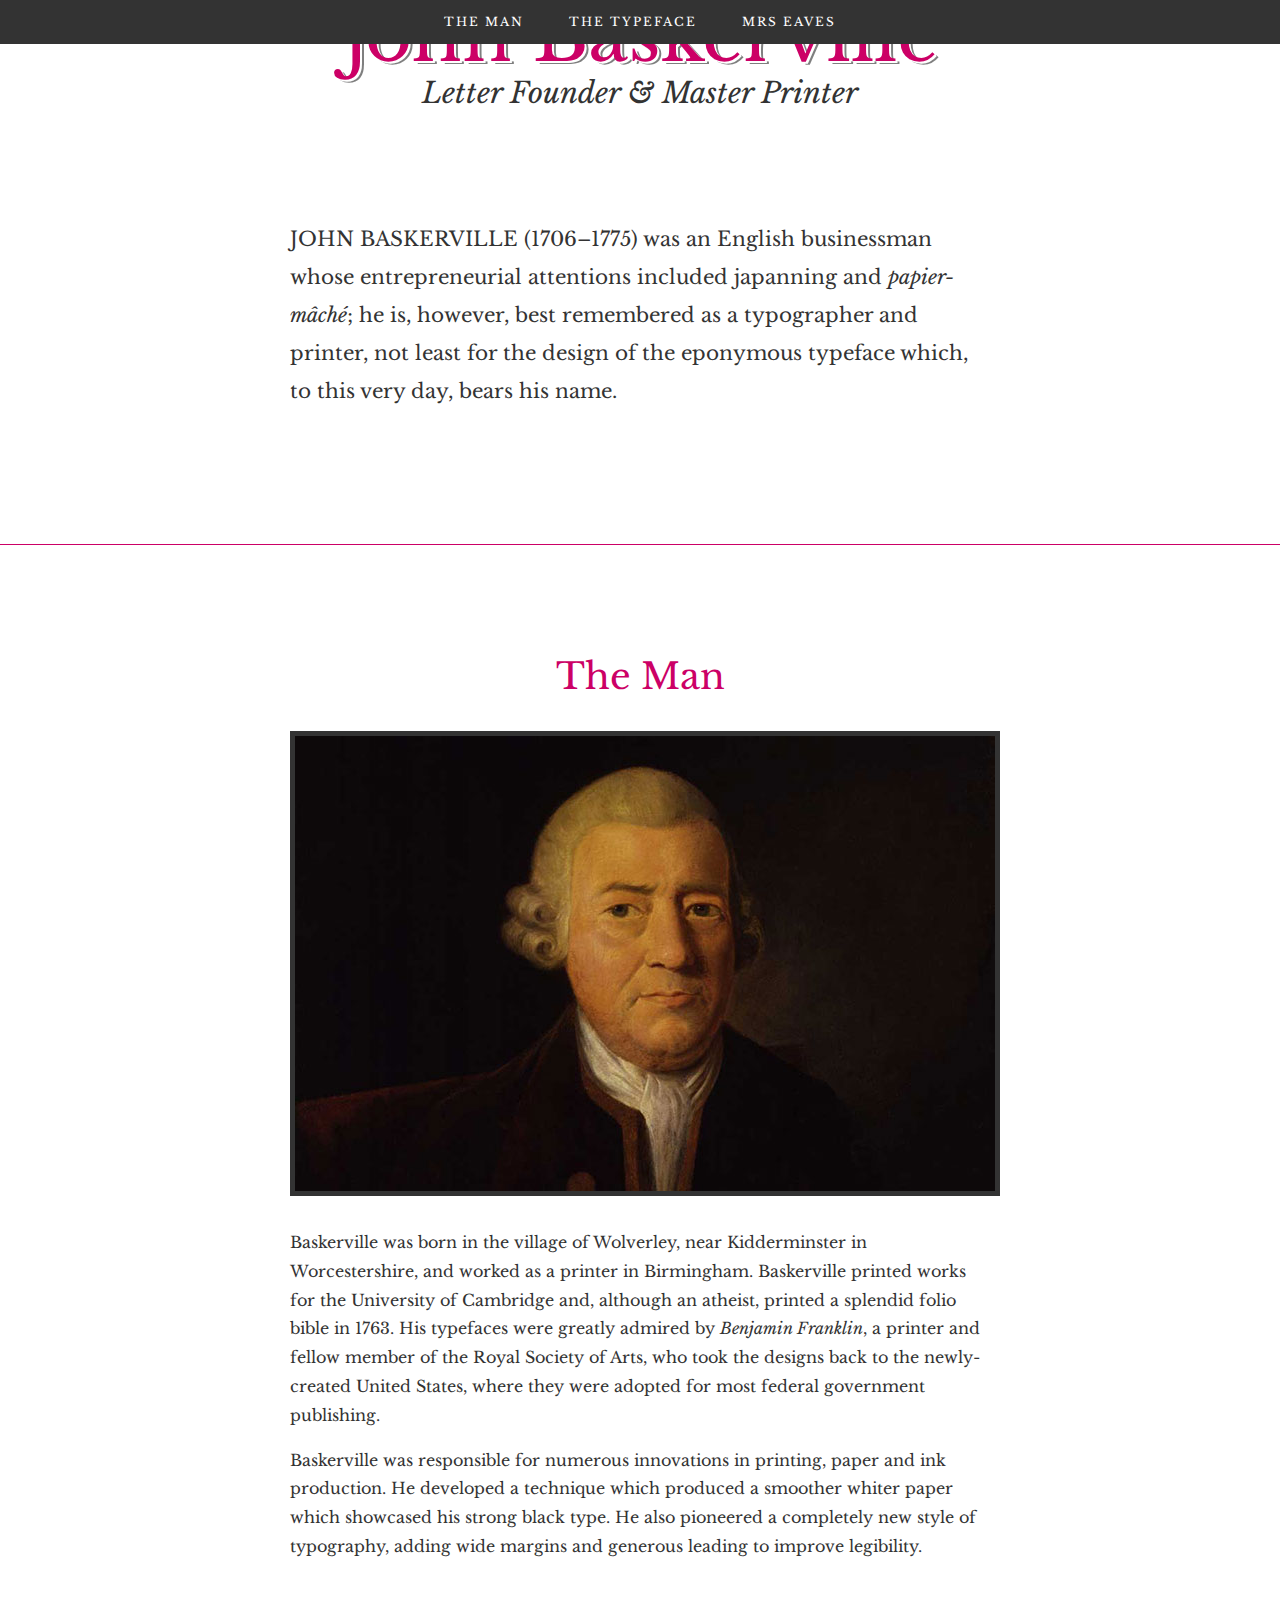
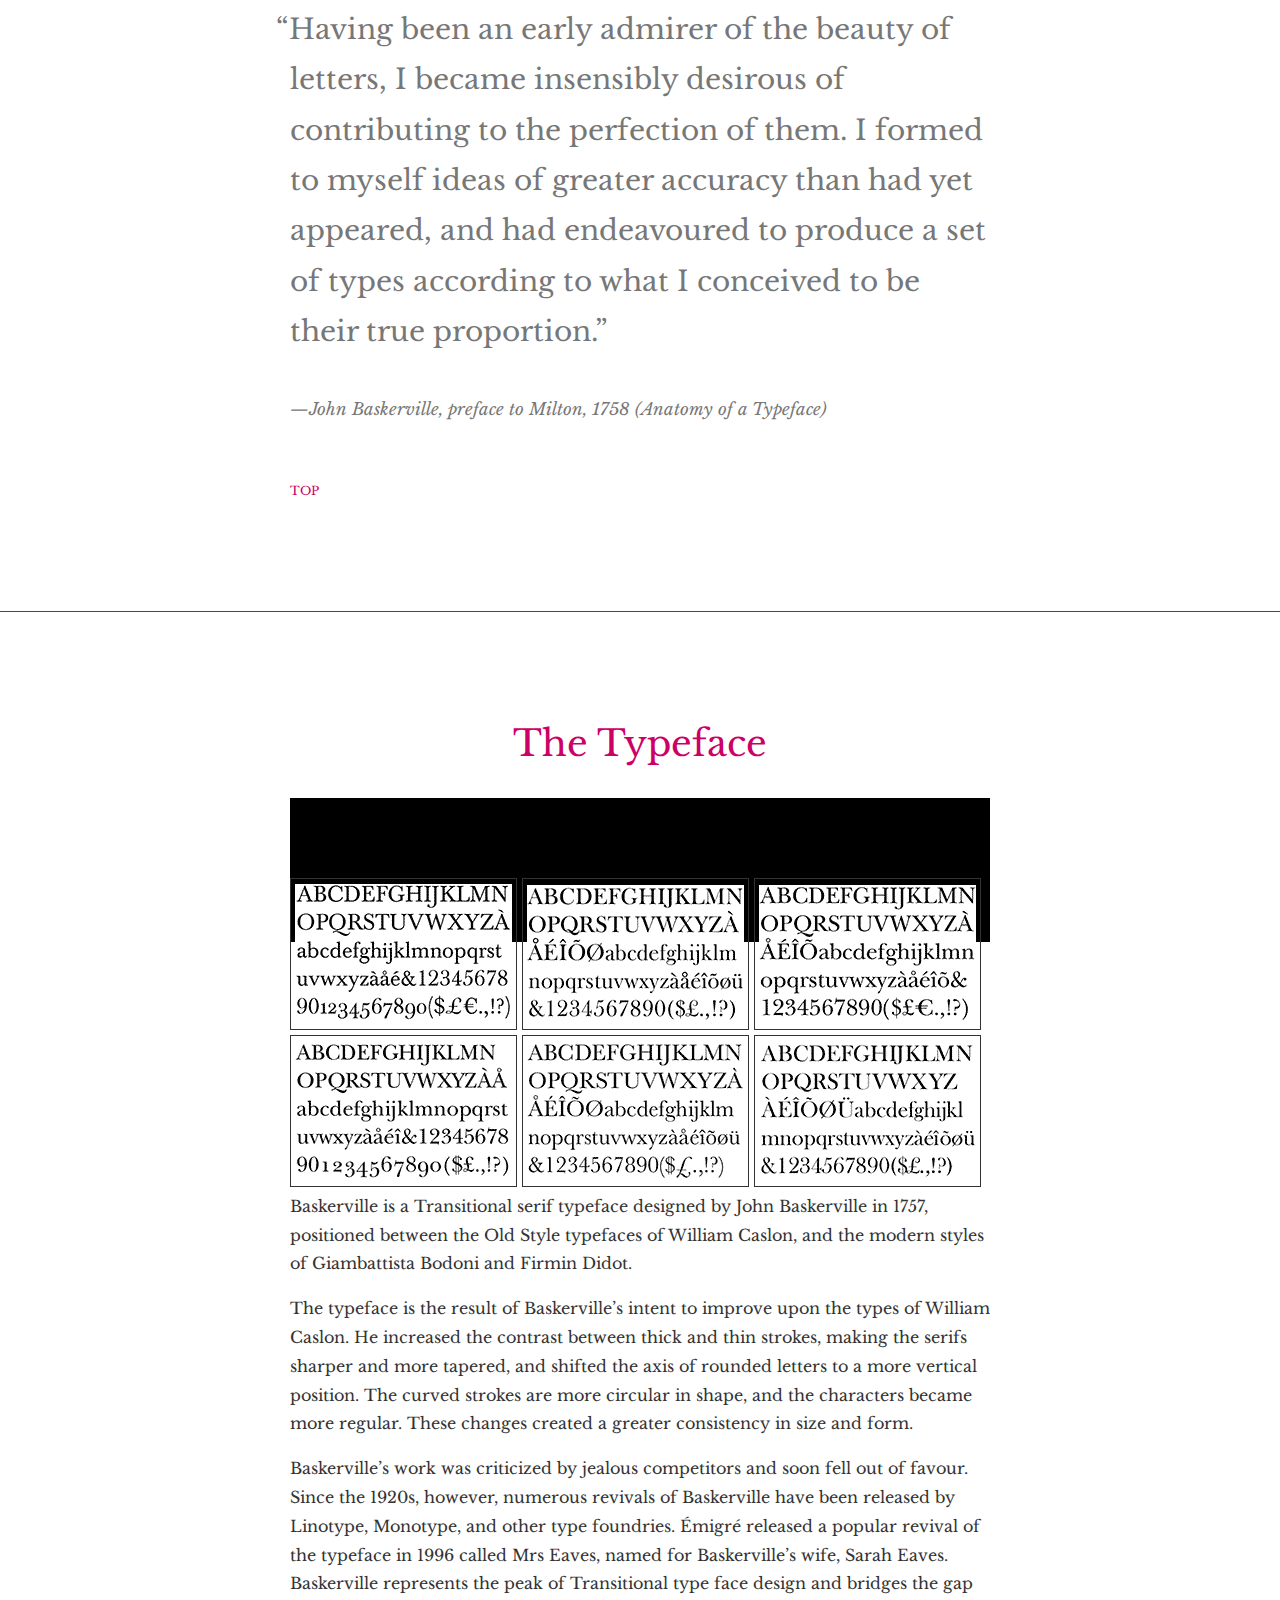
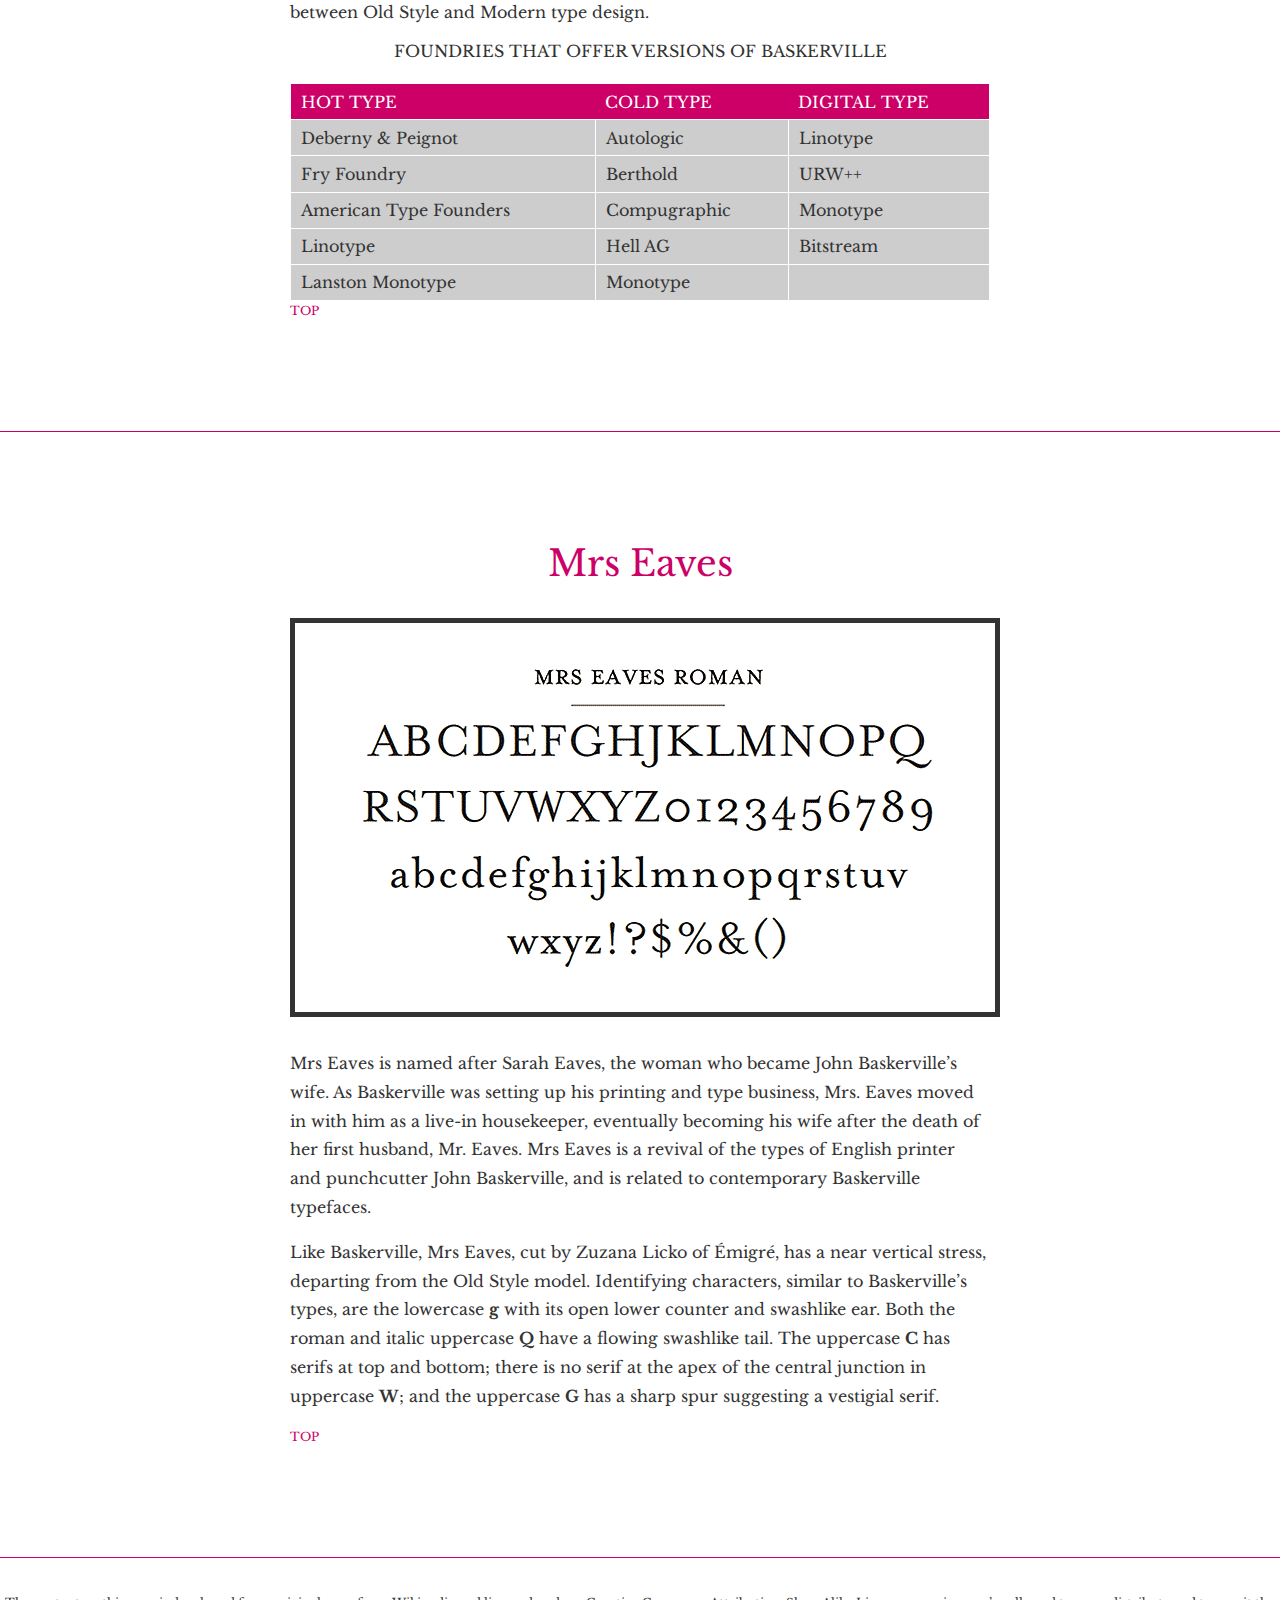
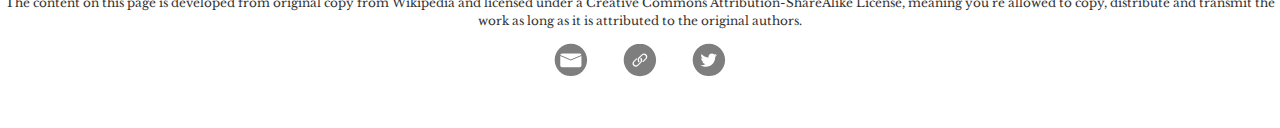
<file: version-8.html>
<!DOCTYPE html>
<html>
<head>
	<meta charset="utf-8" />
	<title>John Baskerville</title>
    
<link href='css/style3.css' type='text/css' rel='stylesheet' /> 
<meta name="viewport" content="initial-scale=1, maximum-scale=1">
    
    
    <!-- GOOGLE FONT SCRIPT -->
    
    <link href='https://fonts.googleapis.com/css?family=Libre+Baskerville:400,400italic,700' rel='stylesheet' type='text/css'>
    
   
</head>

<body>
    <nav>
			    <ul>
                    <li><a href="#the-man">The Man</a></li>
                    <li><a href="#the-typeface">The Typeface</a></li>
                    <li><a href="#mrs-eaves">Mrs Eaves</a></li>
			    </ul>
			</nav>
    
	
		<header>
		    <hgroup>
                <h1><span class="kerntight">J</span>ohn Baske<span class="kernloose">r</span>ville</h1>
                <h2>Letter Founder &amp; Master Printer</h2>
			</hgroup>
			
	
		</header> 
		
		      <section>
            
			<p class="intro"><span class="leader">John Baskerville</span> (1706–1775) was an English businessman whose entrepreneurial attentions included japanning and <em>papier-mâché</em>; he is, however, best remembered as a typographer and printer, not least for the design of the eponymous typeface which, to this very day, bears his name.</p>
		</section>
        
<!-- ADDING SECTION ON **THE MAN** -->     
        <hr/>
		
		<section>
			<h2 id="the-man">The Man</h2>
            
            
   <img src="images/john-baskerville-wide.jpg" alt="A portrait of John Baskerville"
   title="John Baskerville designed his famous serif typeface in 1757." class="floatright"/> 
            
			<p>Baskerville was born in the village of Wolverley, near Kidderminster in Worcestershire, and worked as a printer in Birmingham. Baskerville printed works for the University of Cambridge and, although an atheist, printed a splendid folio bible in 1763. His typefaces were greatly admired by <i>Benjamin Franklin</i>, a printer and fellow member of the Royal Society of Arts, who took the designs back to the newly-created United States, where they were adopted for most federal government publishing.</p>
			
			<p>Baskerville was responsible for numerous innovations in printing, paper and ink production. He developed a technique which produced a smoother whiter paper which showcased his strong black type. He also pioneered a completely new style of typography, adding wide margins and generous leading to improve legibility.</p>
			
			<blockquote>
				<p>“Having been an early admirer of the beauty of letters, I became insensibly desirous of contributing to the perfection of them. I formed to myself ideas of greater accuracy than had yet appeared, and had endeavoured to produce a set of types according to what I conceived to be their true proportion.”</p>
					<cite>—John Baskerville, preface to Milton, 1758 (Anatomy of a Typeface)</cite>
			
			</blockquote>
			 <a href="#top" class="anchor">Top</a>
			
		</section>
        <hr/>
<!-- ADDING SECTION TITLES **THE TYPEFACE** -->
		<section>

			<h2 id="the-typeface">The Typeface</h2>  
            
     <section class="foundries">
            
        <ul>
<li><img src="images/foundries/baskerville_berthold.gif" alt="Original Baskerville font" /></li>
<li><img src="images/foundries/baskerville_bitstream.gif" alt="Original Baskerville font" /> </li>
<li><img src="images/foundries/baskerville_elsner_flake.gif" alt="Original Baskerville font" /></li> 
<li><img src="images/foundries/baskerville_itc.gif" alt="Original Baskerville font" /> </li>
<li><img src="images/foundries/baskerville_monotype.gif" alt="Original Baskerville font" /> </li>
<li><img src="images/foundries/baskerville_urw++.gif" alt="Original Baskerville font"  /> </li>
       </ul>
         
    </section>
            
            
			<p>Baskerville is a Transitional serif typeface designed by John Baskerville in 1757, positioned between the Old Style typefaces of William Caslon, and the modern styles of Giambattista Bodoni and Firmin Didot.</p>
			
			<p>The typeface is the result of Baskerville’s intent to improve upon the types of William Caslon. He increased the contrast between thick and thin strokes, making the serifs sharper and more tapered, and shifted the axis of rounded letters to a more vertical position. The curved strokes are more circular in shape, and the characters became more regular. These changes created a greater consistency in size and form.</p>
			
			<p>Baskerville’s work was criticized by jealous competitors and soon fell out of favour. Since the 1920s, however, numerous revivals of Baskerville have been released by Linotype, Monotype, and other type foundries. Émigré released a popular revival of the typeface in 1996 called Mrs Eaves, named for Baskerville’s wife, Sarah Eaves. Baskerville represents the peak of Transitional type face design and bridges the gap between Old Style and Modern type design.</p>
            
            
            <table>
        <!--The USE OF BORDER IS NOT RECOMMENDED AS IT IS BEING DEPRECIATED ACROSS BROWSERS. IT IS ONLY USED HERE TO SHOW THE BORDER STRUCTURE. THE TABLE WILL BE RESTYLED (PROPERLY) IN CSS AT A LATER STAGE-->
                <!-- THE APPLICATION OF WIDTH IS NOT RECOMMENDED HERE. IT IS ONLY BEING USED TO HELP CLARIFY THE STRUCTURE OF THE TABLE. -->
            <caption>Foundries that offer versions of Baskerville</caption>
            <tr>
                <th>Hot type</th>
                <th>Cold type</th>
                <th>Digital type</th>
            </tr>    
            <tr>
                <td>Deberny & Peignot</td>
                <td>Autologic</td>
                <td>Linotype</td>
            </tr>  
                  <tr>
                <td>Fry Foundry</td>
                <td>Berthold</td>
                <td>URW++</td>
            </tr> 
                  <tr>
                <td>American Type Founders</td>
                <td>Compugraphic</td>
                <td>Monotype
 </td>
            </tr> 
                  <tr>
                <td>Linotype</td>
                <td>Hell AG</td>
                <td>Bitstream</td>
            </tr> 
            <tr>
                <td>Lanston Monotype</td>
                <td>Monotype</td>
                <td></td>
            </tr> 
            
            </table>
            
			

			    <a href="#top" class="anchor">Top</a>

		</section>
        
<!-- ADDING SECTION TITLES **MRS EAVES** -->
		<hr/>
		<section>
			<h2 id="mrs-eaves">Mrs Eaves</h2>
            
             <img src="images/mrs-eaves-wide.gif" alt="Mrs Eaves font designed by Zuzana Licko" />
            
			<p>Mrs Eaves is named after Sarah Eaves, the woman who became John Baskerville&rsquo;s wife. As Baskerville was setting up his printing and type business, Mrs. Eaves moved in with him as a live-in housekeeper, eventually becoming his wife after the death of her first husband, Mr. Eaves. Mrs Eaves is a revival of the types of English printer and punchcutter John Baskerville, and is related to contemporary Baskerville typefaces.</p>
			
			<p class="positioning">Like Baskerville, Mrs Eaves, cut by Zuzana Licko of Émigré, has a near vertical stress, departing from the Old Style model. Identifying characters, similar to Baskerville’s types, are the lowercase <b>g</b> with its open lower counter and swashlike ear. Both the roman and italic uppercase <b>Q</b> have a flowing swashlike tail. The uppercase <b>C</b> has serifs at top and bottom; there is no serif at the apex of the central junction in uppercase <b>W</b>; and the uppercase <b>G</b> has a sharp spur suggesting a vestigial serif.</p>
            

<!-- ADDING FOOTER -->
            
<!-- <footer> DO WE NEED A FOOTER AT THE BOTTOM OF EACH SECTION?	-->
			    <a href="#top" class="anchor">Top</a>
		<!-- </footer> -->
		</section>
        
       <footer>
            <hr/>
			<small>The content on this page is developed from original copy from Wikipedia and licensed under a Creative Commons Attribution-ShareAlike License, meaning you’re allowed to copy, distribute and transmit the work as long as it is attributed to the original authors. </small>
           
          
             <ul class="connections">
			<li><a href="http://eleventhirty.co"><img src="images/social/email.svg" alt="Send me an email" /></a></li>
			<li><a href="mailto:p.mccormacl@ulster.ac.uk#"><img src="images/social/link.svg" alt="Check out my other website" /></a></li>
			<li><a href="http://twitter.com/eleventhirty"><img src="images/social/twitter.svg" alt="Follow me on Flickr" /></a></li>
              </ul>
         
           
			
		</footer>

</body>
</html>
</file>
<file: css/style1.css>
/* --------------------- MY CSS STYLING ----------------- */
    body {
        width: 75%;
        max-width: 700px;
        min-height: 320px;
        font-size: 100%;
        font-family: 'Libre Baskerville', Georgia, Times, 'Times New Roman', serif; 
        margin: auto;
        background-color: #f0f0f0;
        color: #333;
        line-height: 1.8em;
        }
    
section {padding: 4em 0 4em 0}

/* ----------------- TYPOGRAPHY ---------------------*/

    h1, h2, h3 {
        font-weight: normal;
        color: #c06;
        text-align: center;
        }
        
    h1 {font-size: 4em;
       margin-bottom: .25em;}
    h2 {font-size: 2.25em;}
    h3 {font-size: 1.5em;}

    header h2 {
        font-style: italic;
        font-size: 1.8em;
        
        
    }

    .intro {
        font-size: 1.25em;
        line-height: 1.9em;
      }

    blockquote {
    
        padding: 2em 0;
        font-size: 1.75em;
        line-height: 1.5em;
        margin: 0;
}

   blockquote cite    {
        font-size: .75em;
    
    }
    .anchor {
        text-transform: uppercase;
        font-size: .75em;
    }


/* -------------- LINKS -------------------- */

a {
    color: #c06;
    text-decoration: none;
}

a:hover {
    color: #006341;
    border-bottom: 1px dotted;
}

 .anchor a {color: aqua;}
/* ---------------- NAV ------------------- */

nav {

    border-top: 1px solid #333;
    border-bottom: 1px solid #333; }

nav ul {
    text-align: center;
    text-transform: uppercase;
    letter-spacing: 2px;
}

nav ul li {

    display: inline;
    margin: 20px;

}


/* --------------------- FOOTER --------------------- */

footer {
    line-height: 1.2em;
    padding-bottom: 2em;
}
</file>
<file: homework/09/style.css>
/*---------------- SIMPLE RESET -------------*/

* {
   padding: 0;
   margin: 0;
   font-size:100%;
   line-height: 1em;
  }

/*--------------- INITIAL CSS STRUCTURE ------------------*/

body {
       margin: auto;
       max-width: 760px;
       font-size: 100%;
       font-family: Georgia, 'Times New Roman', serif;
       color: #666666;
    }

header {margin-bottom: 5em}

/*----------------- TYPOGRAPHY ---------------*/
    
h1, h2, h3 {
        font-weight: normal;
        text-align: center;
        margin: 10px 0 10px 0;
    }
        
h1 {
        font-size: 3.375em;
        margin-top: 40px;
    }

 article h1 {
        font-size: 2.25em;
        margin: 0.5em 0;
    }
    
header h2 {
        font-style: italic;
        font-size: 1.5em;
        padding-bottom: 2em;}

p {line-height: 1.5em }
    

       

/*--------------- LINKS --------------*/
       

a {
        color: red;
        text-decoration: none;
        text-transform: uppercase;
        letter-spacing: 2px;}
        
    a:hover {
        text-decoration: underline;
        color: navy;
    }

/*--------------- NAV ---------------*/
    
    nav {
        
        border-top: 1px solid #ccc;
        border-bottom: 1px solid #ccc;
    }    
        
    nav ul {
        font-size: 0.8em;
        margin: 1em;
        text-align: center;
       
    }
    
    nav ul li {
        display: inline;
        margin: 10px;
    } 

/*--------------- HR ---------------*/

  hr {
        margin: 3em 0;
        height: 1px;    
        background-color:#FF0066;
        color:#FF0066;
        border: 0 none;
        }
 
/*--------------- TABLE ----------------*/

table {
    margin: auto;
    font-size: 0.8em;
}


/*---------------- FOOTER -----------------*/

footer {
    font-size: .75em;
    line-height: 1.5em;
    padding-bottom: 2em;
    }
</file>
<file: css/style2.css>
/* ------ CSS RESET ------ */

* {
   padding: 0;
   margin: 0;
   font-size:100%;
   line-height: 1em;
  }


/* --------------------- MY CSS STYLING ----------------- */
body {
  font-family: 'Libre Baskerville', Georgia, Times, 'Times New Roman', serif; 
    background-color: #fafafa;
    
    color: #333;  }

/* Layout */

article {
    width: 75%;
    max-width: 700px;
    margin: 20px auto;}

    
section {padding: 4em 0}

figure {
    margin: auto 0;
    border: 1px #333 solid;
    float: left;
    display: block;
    margin: 10px;
}

/* ----------------- TYPOGRAPHY ---------------------*/

h1, h2, h3 {
    font-weight: normal;
    color: #c06;
    text-align: center;}

p, li {
    line-height: 1.8em;
    margin-bottom: 1em;}
        
h1 {font-size: 4em;
       margin-bottom: .1em;}

h2 {font-size: 2.25em;
    margin-bottom: 1em;}


hgroup h2 {color: #333}

h3 {font-size: 1.5em;
    margin: 2em 0}

header h2 {
    margin-top: 
    font-style: italic;
    font-size: 1.8em;}
        
hgroup {  
    margin-bottom: 3em;}   
    

.intro {
    font-size: 1.25em;
    line-height: 1.9em;}

blockquote {
    padding: 1em 0 2em 1em;
    font-size: 1.75em;
    line-height: 1.4em;
    margin: 0;}

blockquote cite    {
    font-size: .75em; 
}

blockquote p {
    color: #777;
    hanging-punctuation: first;
    text-indent: -0.5em; /* Change according to your font */
            }

.anchor {
    text-transform: uppercase;
    font-size: .75em;}

.leader {
       text-transform: uppercase}

/* -------------- LINKS -------------------- */

a {
    color: #c06;
    text-decoration: none;
}

a:hover {
    color: #006341;
    border-bottom: 1px dotted;
}

 .anchor a {color: aqua;}
/* ---------------- NAV ------------------- */

nav { 
    padding: 1em 0;
    border-top: 1px solid #333;
    border-bottom: 1px solid #333;
    margin-bottom: 4em}

nav ul {
    text-align: center;
    text-transform: uppercase;
    letter-spacing: 2px;}

nav ul li {
    display: inline;
    margin: 20px; }

nav a:hover {
     border-bottom: none;
    }

/* ------------------ TABLE -----------------------*/

table {
    margin: auto;
    width: 100%;
    display: table;
    border-collapse: collapse;
    border-spacing: 2px;
}

caption {
    margin-bottom: 1.5em;
    text-transform: uppercase;
    }

table.head, th {
    color: #fff;
    text-transform: uppercase;
    font-weight: normal;
    text-align: left;
    background: #333;}

th, td {
    padding: .6em;}

table, td {
   background: #cc0066;
   background: rgba(0,0,0,.1);    
   border: 1px dotted #fff;}

/* ------------------- IMAGES -------------------- */

img {
    display: block;
    margin: 1em auto; /* This sets the margin top and bottom to 0px. The auto on the left and right will automatically calculate the space either side and split it evenly between the two margins. */
    padding: 0;
    max-width: 100%; /* This means that the images will resize to fit the parent container instead of just rendering at its native width and overflowing its containing box. */
   /* border: #c06 5px solid; */
}


/* --------------------- FOOTER --------------------- */

footer {
    font-size: .75em;
    line-height: 1.5em;
    padding-bottom: 2em;
}

footer hr {margin-bottom: 3em}

.contact {
    padding-top: 2em;
    margin: auto;
    text-align: center}

.contact a {margin: 0 1em;
padding: 7px; }

/*---------------- WEEK 12 SPRINKLES ----------------*/
/*.contact a:hover {
        padding: 7px;
        background: #c06;
        color: #fff;
        border-bottom: none;
		-webkit-transition: all 0.3s ease-in-out;
		-moz-transition: all 0.3s ease-in-out; 
		-o-transition: all 0.3s ease-in-out;
			transition: all 0.3s ease-in-out;
        border-radius: 1em;} */

/* ----------------- MEDIA QUERIES ----------------------*/


/*------------------ TABLET ----------------------*/
@media (max-width: 50em) {
    
   
    
article {
    width: 95%;
    padding: 0.5em;
    } 
    
    img {
    display: block;
    margin: 1em auto;
    padding: 0;
    max-width: 100%;
    }
} 

/*----------- SMARTPHONE ----------- */
 @media (max-width: 30em) {
    
   body {
    margin: auto 0;
    width: 100%;
    font-size: 110%;
    }
    
article {
    width: 90%;
    } 

h1 {font-size: 2.9em;}   

blockquote p{padding: 0;
line-height: 1.5em}  
     
hgroup h2 {font-size: 1.5em;
padding-top: 0.5em}  
     
nav ul li {font-size: .75em;
        margin: 10px}
}
</file>
<file: css/style3.css>
/* ------ CSS RESET ------ */

* {
   padding: 0;
   margin: 0;
   font-size:100%;
   line-height: 1em;
  }


/* --------------------- MY CSS STYLING ----------------- */
body {
  font-family: 'Libre Baskerville', Georgia, Times, 'Times New Roman', serif; 
   color: #333; }

/* Layout */

section {
    width: 75%;
    max-width: 700px;
    padding-top: 4em;
    margin: 20px auto;}

    
section {padding: 4em 0}

figure {
    margin: auto 0;
    border: 1px #333 solid;
    float: left;
    display: block;
    margin: 10px;
}

/* ----------------- TYPOGRAPHY ---------------------*/

h1, h2, h3 {
    font-weight: normal;
    color: #c06;
    text-align: center;}

p, li {
    line-height: 1.8em;
    margin-bottom: 1em;}
        
h1 {font-size: 4.5em;
       margin-bottom: .1em;}

h2 {font-size: 2.25em;
    margin-bottom: 1em;}

hgroup h1 {text-shadow: 2px 2px 0px #fff, 4px 3px 0px rgba(0,0,0,0.5);} 

hgroup h2 {color: #333}

h3 {font-size: 1.5em;
    margin: 2em 0}

header h2 {
    margin-top: ;
    font-style: italic;
    font-size: 1.8em;}


        
hgroup {  
    margin-bottom: 3em;}   


.intro {
    font-size: 1.25em;
    line-height: 1.9em;}

blockquote {
    padding: 1em 0 2em 0;
    font-size: 1.75em;
    line-height: 1.4em;
    margin: 0;}

blockquote cite    {
    color: #777;
    font-size: .6em; 
}

blockquote p {
    color: #777;
    hanging-punctuation: first;
    text-indent: -0.5em; /* Change according to your font */
            }

.anchor {
    text-transform: uppercase;
    font-size: .75em;}

.leader {
       text-transform: uppercase}

.kerntight {
    letter-spacing: -5px;
    }

.kernloose {
    letter-spacing: 5px;
    }


.indent {padding-left: 4em}

/* -------------- LINKS -------------------- */

a {
    color: #c06;
    text-decoration: none;
}

a:hover {
    color: #006341;
    border-bottom: 1px dotted;
}

/* ---------------- NAV ------------------- */

nav {
    position: fixed;
    top: 0;
    width: 100%;
    background: #333;
    margin: auto 0;
    padding: .7em 0;
}

nav ul {
    font-size: 0.75em;
    font-weight: normal;
    text-align: center;
    text-transform: uppercase;
    letter-spacing: 2px;}

nav ul li {
    display: inline;
    margin: 20px; }

nav a {
    color: #fff;}

nav a:hover {
    color: #c06;
    border-bottom: none;
    -webkit-transition: all 0.2s ease-in-out;
		-moz-transition: all 0.2s ease-in-out; 
		  -o-transition: all 0.2s ease-in-out;
			 transition: all 0.2s ease-in-out; 
    }


/* ------------------ TABLE -----------------------*/

table {
    margin: auto;
    width: 100%;
    display: table;
    border-collapse: collapse;
    border-spacing: 2px;
}

caption {
    margin-bottom: 1.5em;
    text-transform: uppercase;
    }

table.head, th {
    color: #fff;
    text-transform: uppercase;
    font-weight: normal;
    text-align: left;
    background: #c06;}

th, td {
    padding: .6em;}

table, td {
   background: #cc0066;
   background: rgba(0,0,0,.1);    
   border: 1px solid #fff;}

/* ------------------- IMAGES -------------------- */

img {
    display: block;
    margin: 1em auto; /* This sets the margin top and bottom to 0px. The auto on the left and right will automatically calculate the space either side and split it evenly between the two margins. */
    margin-bottom: 2em;
    padding: 0;
    max-width: 100%; /* This means that the images will resize to fit the parent container instead of just rendering at its native width and overflowing its containing box. */
   border: #333 5px solid;
}


/*.floatright {float: right;
    position: relative;
    padding: .5em 0 0 1em
} */


  hr {
            margin: 50px 0;
           height: 1px;    
           background-color:#c06;
            color:#c06;
            border: 0 none;
        }

section .foundries {background: #000; width: 100%}

.foundries img, ul, li {
    list-style: none;
    }

.foundries img {
    display: block;
    align-items: center;
    /*width: 220px;*/
    border: 1px solid #333;
  float: left;
    margin: 0 5px 5px 0; */
   /* -webkit-box-shadow: 0px 4px 5px 0px rgba(51,51,51,1);
    -moz-box-shadow: 0px 4px 5px 0px rgba(51,51,51,1);
    box-shadow: 0px 4px 5px 0px rgba(51,51,51,1);*/
    }


p {clear: both}

/* --------------------- FOOTER --------------------- */

footer {
    text-align: center;
    font-size: .75em;
    line-height: 1.5em;
    padding-bottom: 2em;
    }

footer+small {
    text-align: left
    }



footer hr {margin-bottom: 3em
    }


.connections {
	position: relative;
	margin: 0 auto;
	margin: 20px, 0;
}

.connections ul {
	margin: 0;
	padding: 0;}

.connections li {
	margin: 0 15px;
	padding: 0;
	list-style: none; 
	display: inline-block;}
	
.connections a:link {
	border-bottom: none;}
	
.connections img {
	opacity: 0.5;
    border: none;
	}
	
.connections a:hover img {
		opacity: 1.0;
		border-bottom: none;
    
		-webkit-transition: all 0.3s ease-in-out;
		-moz-transition: all 0.3s ease-in-out; 
		-o-transition: all 0.3s ease-in-out;
			transition: all 0.3s ease-in-out; 
    
		-moz-transform:scale(1.2);
			-webkit-transform:scale(1.2);
				transform:scale(1.2);}	

/* ----------------- MEDIA QUERIES ----------------------*/


/*------------------ TABLET ----------------------*/
@media (max-width: 50em) {
    
   
    
article {
    width: 95%;
    padding: 0.5em;
    } 
    
    img {
    display: block;
    margin: 1em auto;
    padding: 0;
    max-width: 100%;
    }
} 

/*----------- SMARTPHONE ----------- */
 @media (max-width: 30em) {
    
   body {
    margin: auto 0;
    width: 100%;
    font-size: 110%;
    }
    
article {
    width: 90%;
    } 

h1 {font-size: 2.9em;}   

blockquote p{padding: 0;
line-height: 1.5em}  
     
hgroup h2 {font-size: 1.5em;
padding-top: 0.5em}  
     
nav ul li {font-size: .75em;
        margin: 10px}
}
</file>
